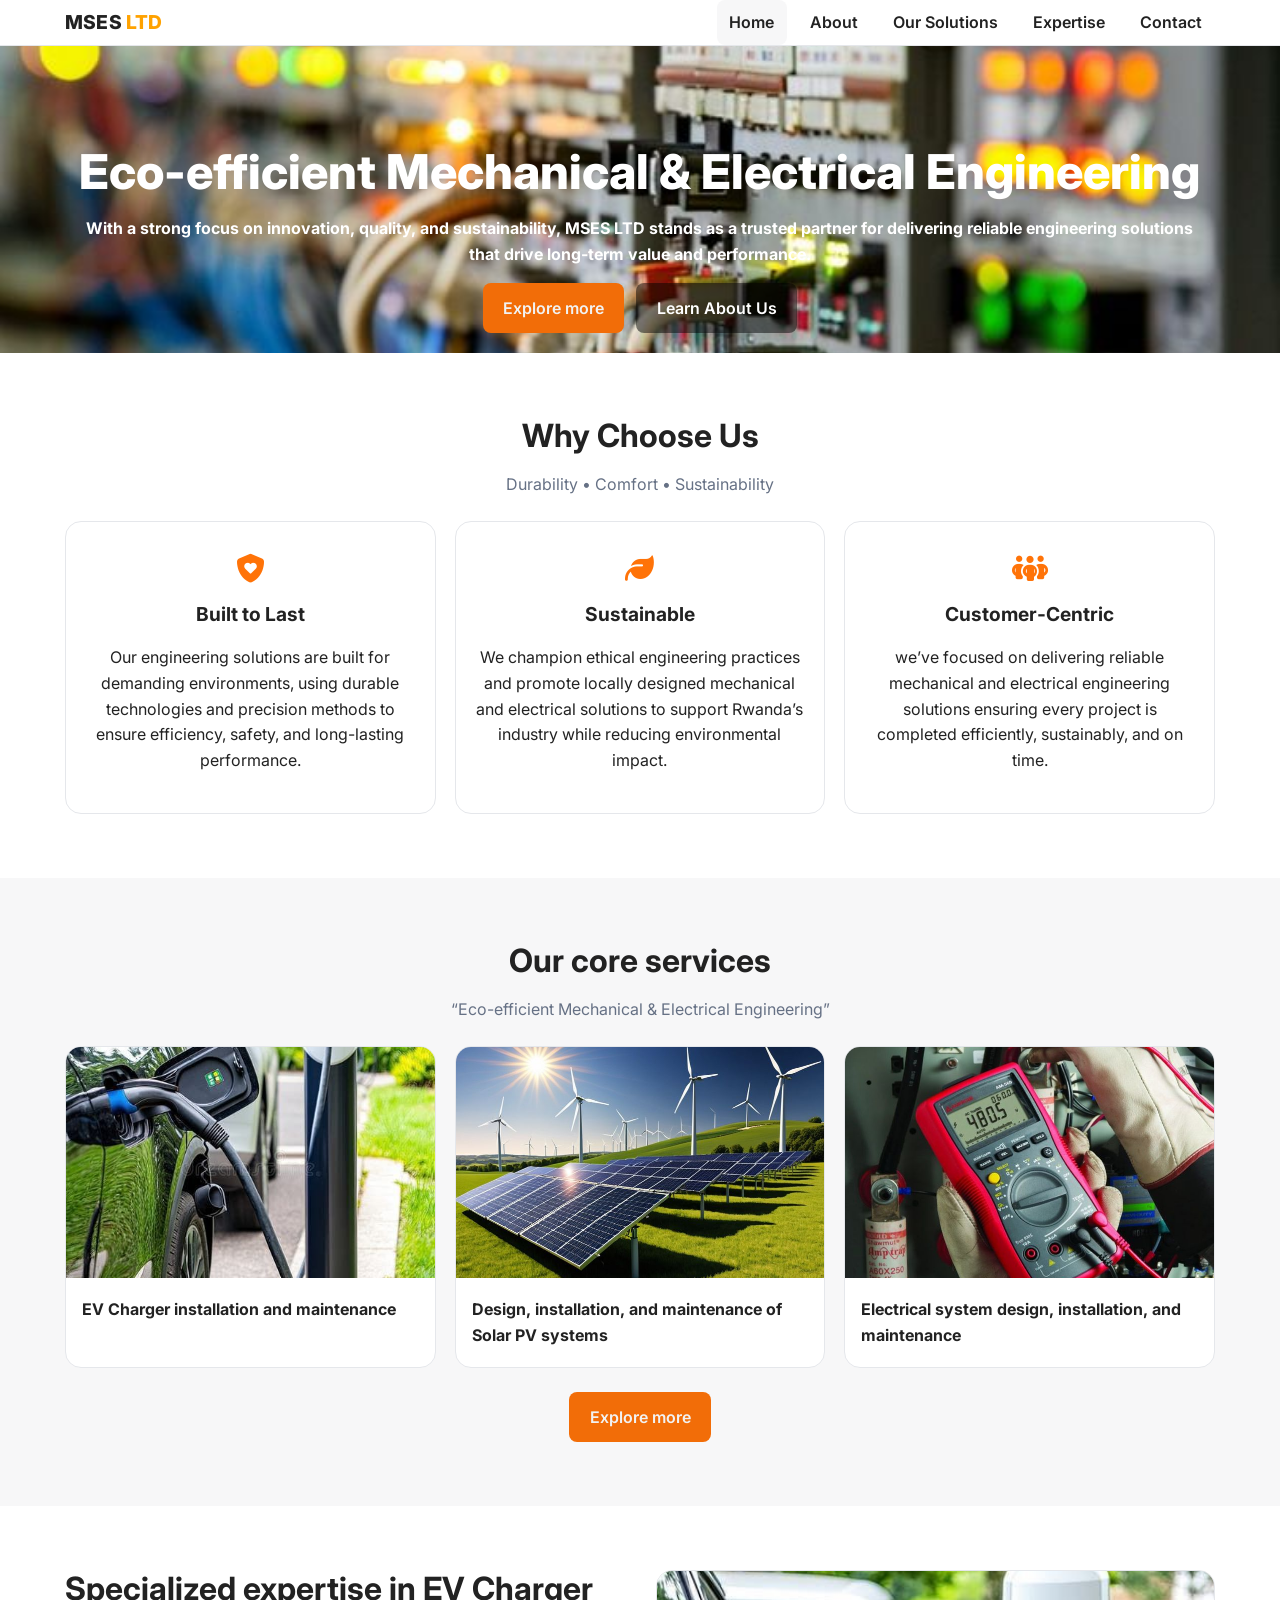
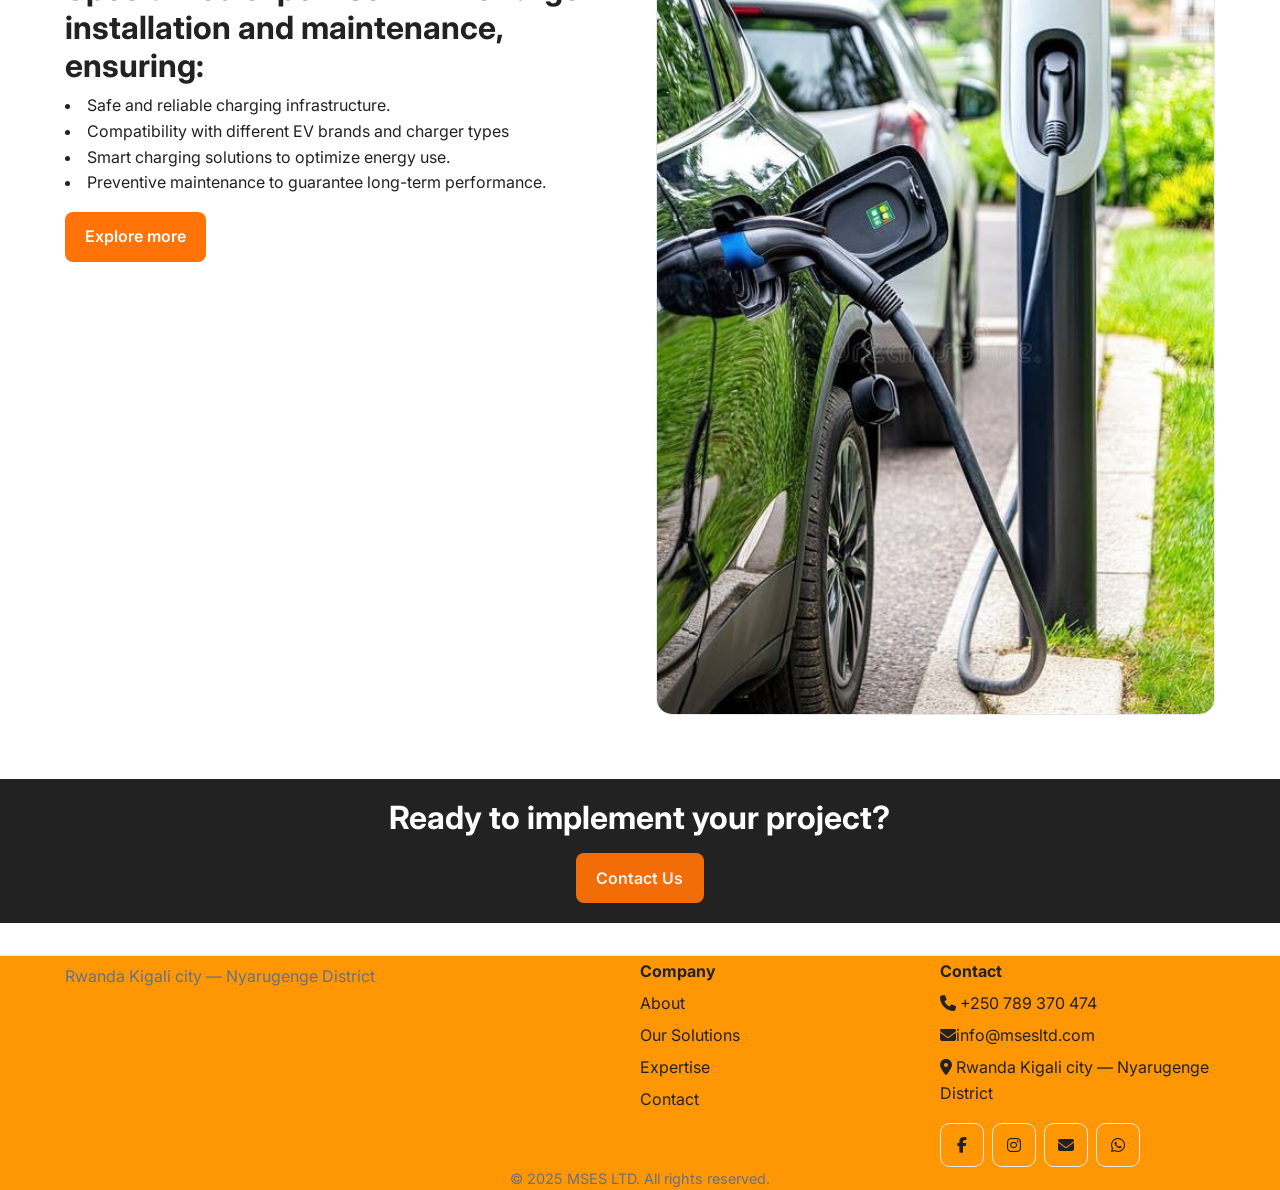
<file: index.html>
<!DOCTYPE html>
<html lang="en">
<head>
  <meta charset="UTF-8" />
  <meta name="viewport" content="width=device-width, initial-scale=1.0" />
  <title>MSES LTD— Home</title>
  <link rel="icon" type="image/x-icon" href="./assets/MSES LOGO.jpg">
  <link rel="preconnect" href="https://fonts.googleapis.com">
  <link rel="preconnect" href="https://fonts.gstatic.com" crossorigin>
  <link href="https://fonts.googleapis.com/css2?family=Inter:wght@400;500;600;700;800&display=swap" rel="stylesheet">
  <link rel="stylesheet" href="https://cdnjs.cloudflare.com/ajax/libs/font-awesome/6.5.2/css/all.min.css" />
  <link rel="stylesheet" href="style.css" />
</head>
<style>
  :root {
      --bg: #ffffff;
      --text: #222222;
      --muted: #667185;
      --primary: hwb(26 3% 0%);
      --surface: #f7f7f8;
      --border: #e5e7eb;
    }

    * {
      box-sizing: border-box;
    }

    html, body {
      margin: 0;
      padding: 0;
      font-size: 16px;
    }

    body {
      font-family: "Inter", system-ui, -apple-system, Segoe UI, Roboto, Arial, sans-serif;
      color: var(--text);
      background: var(--bg);
      line-height: 1.6;
      overflow-x: hidden;
    }

    img {
      max-width: 100%;
      height: auto;
      display: block;
    }

    a {
      color: inherit;
      text-decoration: none;
    }

    /* Utilities */
    .container {
      width: min(1150px, 92%);
      margin-inline: auto;
      padding: 0 1rem;
    }

    .center {
      text-align: center;
    }

    .small {
      font-size: 0.9rem;
    }

    .muted {
      color: var(--muted);
    }

    .mt-8 { margin-top: 0.5rem; }
    .mt-12 { margin-top: 0.75rem; }
    .mt-16 { margin-top: 1rem; }
    .mt-24 { margin-top: 1.5rem; }
    .mt-32 { margin-top: 2rem; }
    .py-16 { padding-block: 1rem; }

    .h2 {
      font-size: clamp(1.6rem, 2.5vw, 2.2rem);
      line-height: 1.2;
      margin: 0 0 0.5rem;
    }

    .h3 {
      font-size: clamp(1.3rem, 2vw, 1.8rem);
      line-height: 1.3;
      margin: 0 0 0.5rem;
    }

    .h4 {
      font-size: clamp(1.1rem, 1.5vw, 1.4rem);
      margin: 0.2rem 0;
    }

    .h5 {
      font-size: 1rem;
      margin: 0.2rem 0;
    }

    .btn {
      display: inline-block;
      border-radius: 0.5rem;
      padding: 0.9rem 1.2rem;
      font-weight: 600;
      transition: 0.2s;
      border: 1px solid transparent;
      text-align: center;
      min-width: 44px;
      min-height: 44px;
      line-height: 1.2;
    }

    .btn--primary {
      background: var(--primary);
      color: #fff;
      filter: brightness(.95);
    }

    .btn--primary:hover {
      filter: brightness(0.92);
    }

    .btn--ghost {
      background: rgba(0, 0, 0, 0.485);
    }

    .btn--ghost:hover {
      border-color: transparent;
      background-color: #111111;
    }

    /* Header */
    .site-header {
      position: sticky;
      top: 0;
      z-index: 50;
      background: #fff;
      border-bottom: 1px solid var(--border);
    }

    .nav {
      position: relative;
      display: flex;
      align-items: center;
      justify-content: space-between;
      gap: 1rem;
      padding-block: 0.65rem;
      flex-wrap: wrap;
    }

    .brand {
      display: flex;
      align-items: center;
      gap: 0.6rem;
    }

    .logo {
      height: 70px;
      width: auto;
    }

    .logo--sm {
      height: 200px;
    }

    .brand-text {
      font-weight: 800;
      letter-spacing: 0.2px;
      font-size: clamp(1rem, 3vw, 1.2rem);
    }

    /* Hamburger menu styles */
    .hamburger {
      display: none;
      flex-direction: column;
      justify-content: space-between;
      width: 30px;
      height: 21px;
      background: none;
      border: none;
      cursor: pointer;
      padding: 0;
      z-index: 100;
    }

    .hamburger span {
      display: block;
      height: 3px;
      width: 100%;
      background: #000;
      border-radius: 3px;
      transition: all 0.3s ease;
    }

    .hamburger.active span:nth-child(1) {
      transform: translateY(9px) rotate(45deg);
    }

    .hamburger.active span:nth-child(2) {
      opacity: 0;
    }

    .hamburger.active span:nth-child(3) {
      transform: translateY(-9px) rotate(-45deg);
    }

    .nav-links {
      display: flex;
      flex-wrap: wrap;
      list-style: none;
      margin: 0;
      padding: 0;
      gap: 0.4rem;
      transition: all 0.3s ease;
    }

    .nav-links a {
      padding: 0.6rem 0.8rem;
      border-radius: 0.5rem;
      font-weight: 600;
      min-height: 44px;
      display: flex;
      align-items: center;
    }

    .nav-links a.active, 
    .nav-links a:hover {
      background: var(--surface);
    }

    /* Mobile styles */
    @media screen and (max-width: 768px) {
      .hamburger {
        display: flex;
      }

      .nav-links {
        position: fixed;
        top: 70px;
        left: 0;
        width: 100%;
        background: white;
        flex-direction: column;
        padding: 20px;
        gap: 15px;
        box-shadow: 0 5px 15px rgba(0,0,0,0.1);
        transform: translateY(-100%);
        opacity: 0;
        visibility: hidden;
      }

      .nav-links.active {
        transform: translateY(0);
        opacity: 1;
        visibility: visible;
      }
    }

    /* Hero */
    .hero {
      position: relative;
      isolation: isolate;
    }

    .hero__bg {
      position: absolute;
      inset: 0;
      background: linear-gradient(to bottom, rgba(0,0,0,0.45), rgba(0,0,0,0.35)), var(--hero-img) center/cover no-repeat;
      z-index: -1;
    }

    .hero__content {
      padding-block: clamp(3rem, 10vw, 8rem);
      text-align: center;
      color: #fff;
    }

    .hero h1 {
      font-size: clamp(1.8rem, 4vw, 3rem);
      margin: 0 0 0.6rem;
      font-weight: 800;
      line-height: 1.2;
    }

    .hero__cta {
      display: flex;
      gap: 0.75rem;
      justify-content: center;
      flex-wrap: wrap;
    }

    /* Sections */
    .section {
      padding-block: clamp(2rem, 5vw, 4rem);
    }

    .section--alt {
      background: var(--surface);
    }

    .section__header {
      margin-bottom: 1.5rem;
      text-align: center;
    }

    /* Layouts */
    .grid {
      display: grid;
      gap: 1.2rem;
    }

    .grid--3 {
      grid-template-columns: 1fr;
    }

    .split {
      display: grid;
      grid-template-columns: 1fr;
      gap: 2rem;
    }

    .v-center {
      align-items: center;
    }

    /* Cards */
    .card {
      border: 1px solid var(--border);
      background: #fff;
      border-radius: 1rem;
      overflow: hidden;
      padding: 1.2rem;
    }

    .card--image {
      padding: 0;
    }

    .card--image iframe,
    .card--image img {
      aspect-ratio: 16/10;
      object-fit: cover;
      width: 100%;
    }

    .card__body {
      padding: 1rem;
    }

    .cards--lift .card {
      transition: transform 0.2s, box-shadow 0.2s;
    }

    .cards--lift .card:hover {
      transform: translateY(-4px);
      box-shadow: 0 10px 30px rgba(0,0,0,0.06);
    }

    .tall iframe,
    .tall img {
      aspect-ratio: 3/4;
    }

    .feature {
      text-align: center;
      padding: 1.5rem 1rem;
    }

    .feature__icon {
      font-size: 1.8rem;
      color: var(--primary);
      margin-bottom: 0.4rem;
    }

    /* Page hero */
    .page-hero {
      padding-block: 2rem;
      border-bottom: 1px solid var(--border);
      background: var(--surface);
    }

    .page-hero h1 {
      margin: 0;
    }

    /* Footer */
    .site-footer {
      border-top: 1px solid var(--border);
      background: hsl(35, 100%, 51%);
      margin-top: 2rem;
    }

    .footer__grid {
      display: grid;
      grid-template-columns: 1fr;
      gap: 1.6rem;
      padding-block: 1.6rem;
    }

    .footer-links {
      list-style: none;
      margin: 0;
      padding: 0;
    }

    .footer-links li {
      margin: 0.4rem 0;
    }

    .social {
      display: flex;
      gap: 0.5rem;
      margin-top: 1rem;
    }

    .social a {
      display: inline-flex;
      align-items: center;
      justify-content: center;
      height: 44px;
      width: 44px;
      border: 1px solid var(--border);
      border-radius: 0.6rem;
    }

    /* Responsive Breakpoints */
    @media (min-width: 640px) {
      .footer__grid {
        grid-template-columns: 1fr 1fr;
      }
      
      .hero__cta {
        flex-wrap: nowrap;
      }
    }

    @media (min-width: 769px) {
      .grid--3 {
        grid-template-columns: repeat(2, minmax(0, 1fr));
      }
      
      .split {
        grid-template-columns: 1fr 1fr;
      }
      
      .footer__grid {
        grid-template-columns: 2fr 1fr 1fr;
      }
      
      .nav-links {
        gap: 0.6rem;
      }
    }

    @media (min-width: 1024px) {
      .grid--3 {
        grid-template-columns: repeat(3, minmax(0, 1fr));
      }
      
      .container {
        padding: 0;
      }
    }



    #backToTop {
  position: fixed;
  bottom: 20px;
  right: 20px;
  width: 50px;
  height: 50px;
  border-radius: 50%;
  background-color: orange;
  color: white;
  font-size: 22px;
  font-weight: bold;
  border: none;
  cursor: pointer;
  display: none; /* hidden by default */
  align-items: center;
  justify-content: center;
  box-shadow: 0 4px 10px rgba(0, 0, 0, 0.3);
  transition: opacity 0.3s;
}

#backToTop:hover {
  background-color: #ff8800; /* darker orange */
}






  




/* Popup overlay */
.holiday-popup {
    position: fixed;
    inset: 0;
    background: rgba(0, 0, 0, 0.5);
    display: none;
    justify-content: center;
    align-items: center;
    z-index: 999999;
}

/* Popup card */
.holiday-box {
    background: linear-gradient(135deg, #ff3b3b, #ffb300);
    padding: 30px 25px;
    max-width: 420px;
    width: 90%;
    border-radius: 20px;
    text-align: center;
    color: white;
    font-family: "Poppins", sans-serif;
    animation: slideDown 0.6s ease forwards;
    box-shadow: 0 8px 20px rgba(0,0,0,0.25);
}

/* Close button */
.holiday-close {
    float: right;
    font-size: 28px;
    cursor: pointer;
    font-weight: bold;
    margin-top: -10px;
    color: white;
}

/* Animation */
@keyframes slideDown {
    0% { transform: translateY(-60px); opacity: 0; }
    100% { transform: translateY(0); opacity: 1; }
}

</style>

<body>




  <!-- Header / Global Nav -->
  <header class="site-header" style="
    padding: px 20px;
  ">
    <div class="container nav">
      <a class="brand" href="index.html" aria-label="Techno SMS Enterprise Home">
         <span class="brand-text">MSES<span style="color: #ffa200;"> LTD
      </a>
       <button class="hamburger" aria-label="Toggle menu" style="font-weight: bolder;">
        <span></span>
        <span></span>
        <span></span>
      </button>

      <ul class="nav-links">
        <li><a class="active" href="index.html">Home</a></li>
        <li><a href="about.html">About</a></li>
        <li><a href="products.html">Our Solutions</a></li>
        <!--<li><a href="project.html">Projects</a></li>-->
        <li><a href="training.html">Expertise</a></li>
        <li><a href="contact.html">Contact</a></li>
        <!-- <li><a href="developers.html">Our Developers</a></li> -->
      </ul>
    </div>
  </header>

  <!-- Hero -->
  <section class="hero hero--cover" role="banner" style="padding: 20px 30px; font-weight: bolder; position: relative; background-size: cover; background-position: center;">
  <div class="hero__bg" id="heroBackground" style="background-image: url('./assets/back.jpeg'); position: absolute; top: 0; left: 0; width: 100%; height: 100%; background-size: cover; background-position: center; transition: background-image 1s ease-in-out;"></div>
  
  <div class="container hero__content" style="position: relative; z-index: 2; color: white; text-align: center;">
    <br><br><br>
    <h1>Eco-efficient Mechanical & Electrical Engineering</h1>
    <p>With a strong focus on innovation, quality, and sustainability, MSES LTD stands as a trusted partner for delivering reliable engineering solutions that drive long-term value and performance.</p>
    <div class="hero__cta">
      <a class="btn btn--primary" href="products.html">Explore more</a>
      <a class="btn btn--ghost" href="about.html">Learn About Us</a>
    </div>
  </div>

  <button id="backToTop" title="Back to top">↑</button>

</section>

  <!-- Highlights (3-up) -->
  <section class="section">
    <div class="container">
      <header class="section__header">
        <h2 class="h2">Why Choose Us</h2>
        <p class="muted">Durability • Comfort • Sustainability</p>
      </header>
      <div class="grid grid--3">
        <article class="card feature">
          <div class="feature__icon"><i class="fa-solid fa-shield-heart"></i></div>
          <h3 class="h4">Built to Last</h3>
          <p>Our engineering solutions are built for demanding environments, using durable technologies and precision methods to ensure efficiency, safety, and long-lasting performance.</p>
        </article>
        <article class="card feature">
          <div class="feature__icon"><i class="fa-solid fa-leaf"></i></div>
          <h3 class="h4">Sustainable</h3>
          <p>We champion ethical engineering practices and promote locally designed mechanical and electrical solutions to support Rwanda’s industry while reducing environmental impact.</p>
        </article>
        <article class="card feature">
          <div class="feature__icon"><i class="fa-solid fa-people-group"></i></div>
          <h3 class="h4">Customer‑Centric</h3>
          <p>we’ve focused on delivering reliable mechanical and electrical engineering solutions ensuring every project is completed efficiently, sustainably, and on time.</p>
        </article>
      </div>
    </div>
  </section>

  <!-- Popular Categories Preview -->
  <section class="section section--alt">
    <div class="container">
      <header class="section__header">
        <h2 class="h2">Our core  services</h2>
        <p class="muted">“Eco-efficient Mechanical & Electrical Engineering”</p>
      </header>
      <div class="grid grid--3 cards--lift">
        <a class="card card--image" href="products.html#construction">
          <img src="./assets/c.jpeg" alt="Construction uniforms"
          style="
          
          "/>
          <div class="card__body">
            <h3 class="h5">EV Charger installation and maintenance</h3>
          </div>
        </a>
        <a class="card card--image" href="products.html#school">
          <img src="./assets/solar.jpeg" alt="School uniforms"
          style="padding: auto;"/>
          <div class="card__body">
            <h3 class="h5">Design, installation, and maintenance of Solar PV systems</h3>
          </div>
        </a>
        <a class="card card--image" href="products.html#hotel">
          <img src="./assets/electrical.jpeg" alt="Hotel uniforms"/>
          <div class="card__body">
            <h3 class="h5">Electrical system design, installation, and maintenance</h3>
          </div>
        </a>
      </div>
      <div class="center mt-24">
        <a class="btn btn--primary" href="products.html">Explore more</a>
      </div>
    </div>
  </section>

  <!-- Training Preview -->
  <section class="section">
    <div class="container">
      <div class="split">
        <div>
          <h2 class="h2">Specialized expertise in EV Charger installation and maintenance, ensuring:</h2>
            <li>Safe and reliable charging infrastructure.</li>
            <li>Compatibility with different EV brands and charger types</li>
            <li>Smart charging solutions to optimize energy use.</li>
            <li>Preventive maintenance to guarantee long-term performance.</li>
          </ul>
          <a class="btn btn--ghost mt-16" href="training.html" style="
          background-color: var(--primary);
          color: white;
          btn btn--ghost mt-16:hover{
            filter: brightness(.5);
            
          }
          ">Explore more</a>
        </div>
        <div>
          <div class="card card--image tall">
            <img src="./assets/c.jpeg" alt="Sewing training"/>
          </div>
        </div>
      </div>
    </div>
  </section>

  <!-- CTA -->
  <section class="cta" style="
  padding: 20px 30px;
  ">
    <div class="container cta__inner">
      <h2 class="h2">Ready to implement your project?</h2>
      <a class="btn btn--primary" href="contact.html">Contact Us</a>
    </div>
  </section>


  <!-- <div id="holidayPopup" class="holiday-popup">
    <div class="holiday-box">
        <span class="holiday-close" id="holidayClose">&times;</span>

        <h2>🌟 Merry Christmas!</h2>
        <p>May your holidays be filled with joy, peace, and blessings.</p>
        <h3>🎉 Happy New Year 2026 🎉</h3>
    </div>
</div> -->

  <!-- Footer -->
  <footer class="site-footer">
    <div class="container footer__grid">
      <div>
        <p class="muted mt-8">Rwanda Kigali city — Nyarugenge District</p>
      </div>
      <div>
        <h4 class="h5">Company</h4>
        <ul class="footer-links">
          <li><a href="about.html">About</a></li>
          <li><a href="products.html">Our Solutions</a></li>
          <!--<li><a href="project.html">Projects</a></li>-->
          <li><a href="training.html">Expertise</a></li>
          <li><a href="contact.html">Contact</a></li>
        </ul>
      </div>
      <div>
        <h4 class="h5">Contact</h4>
        <ul class="footer-links">
          <li><i class="fa-solid fa-phone"></i> +250 789 370 474</li>
          <li><i class="fa-solid fa-envelope"></i>info@msesltd.com</li>
          <li><i class="fa-solid fa-location-dot"></i> Rwanda Kigali city — Nyarugenge District</li>
        </ul>
        <div class="social">
  <a aria-label="Facebook" href="https://web.facebook.com/profile.php?id=61575359638046" target="_blank"><i class="fa-brands fa-facebook-f"></i></a>
  <a aria-label="Instagram" href="https://www.instagram.com/mses_ltd/" target="_blank"><i class="fa-brands fa-instagram"></i></a>

  <a aria-label="Email" href="#"><i class="fa-solid fa-envelope" target="-blank"></i></a>
  <a aria-label="WhatsApp" href="https://wa.me/250789370474" target="_blank"><i class="fa-brands fa-whatsapp"></i></a>
</div>
      </div>
    </div>
    <div class="container small muted center py-16">© 2025 MSES LTD. All rights reserved.</div>
  </footer>
  <script src="/script.js"></script>
  <script>
   
  const hamburger = document.querySelector('.hamburger');
  const navLinks = document.querySelector('.nav-links');

  hamburger.addEventListener('click', () => {
    hamburger.classList.toggle('active');
    navLinks.classList.toggle('active');
  });

  document.addEventListener('click', (e) => {
    if (!e.target.closest('.nav') && navLinks.classList.contains('active')) {
      hamburger.classList.remove('active');
      navLinks.classList.remove('active');
    }
  });

  // Close menu when clicking on a link
  document.querySelectorAll('.nav-links a').forEach(link => {
    link.addEventListener('click', () => {
      hamburger.classList.remove('active');
      navLinks.classList.remove('active');
    });
  });


  </script>
  <script>
  // Array of background images
  const images = [
    "./assets/back.jpeg",
    "./assets/electrical6.jpeg",
    "./assets/electrical7.jpeg"
  ];

  let currentIndex = 0;
  const heroBg = document.getElementById("heroBackground");

  // Function to change background every 5s
  setInterval(() => {
    currentIndex = (currentIndex + 1) % images.length;
    heroBg.style.backgroundImage = `url('${images[currentIndex]}')`;
  }, 5000);




  const backToTopBtn = document.getElementById("backToTop");

window.addEventListener("scroll", () => {
  if (window.scrollY > 200) {
    backToTopBtn.style.display = "flex";
  } else {
    backToTopBtn.style.display = "none";
  }
});

backToTopBtn.addEventListener("click", () => {
  window.scrollTo({
    top: 0,
    behavior: "smooth"
  });
});




window.addEventListener("load", () => {
    const popup = document.getElementById("holidayPopup");
    const close = document.getElementById("holidayClose");

    // Show popup after 1.2 seconds
    setTimeout(() => {
        popup.style.display = "flex";
    }, 1200);

    // Close button
    close.addEventListener("click", () => {
        popup.style.display = "none";
    });

    // Close when clicking outside the box
    window.addEventListener("click", (e) => {
        if (e.target === popup) popup.style.display = "none";
    });
});

</script>
</body>
</html>
</file>
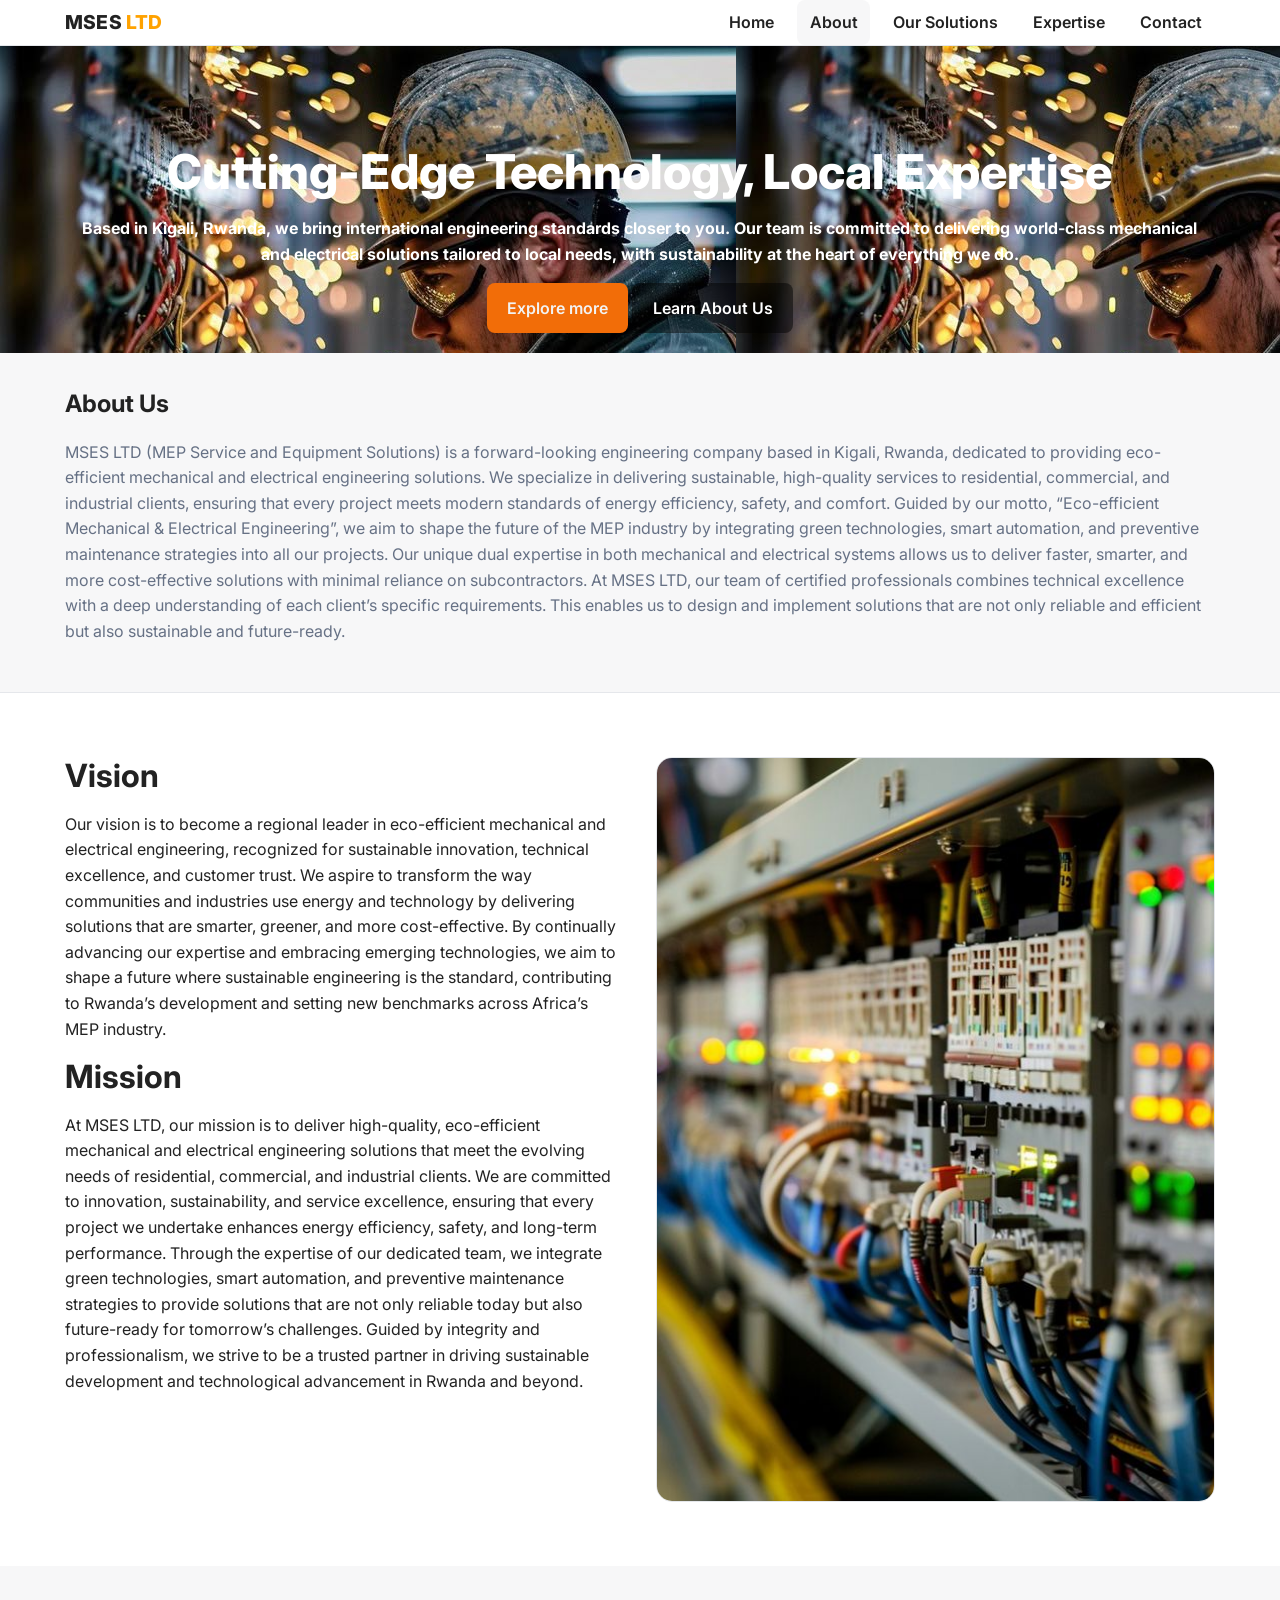
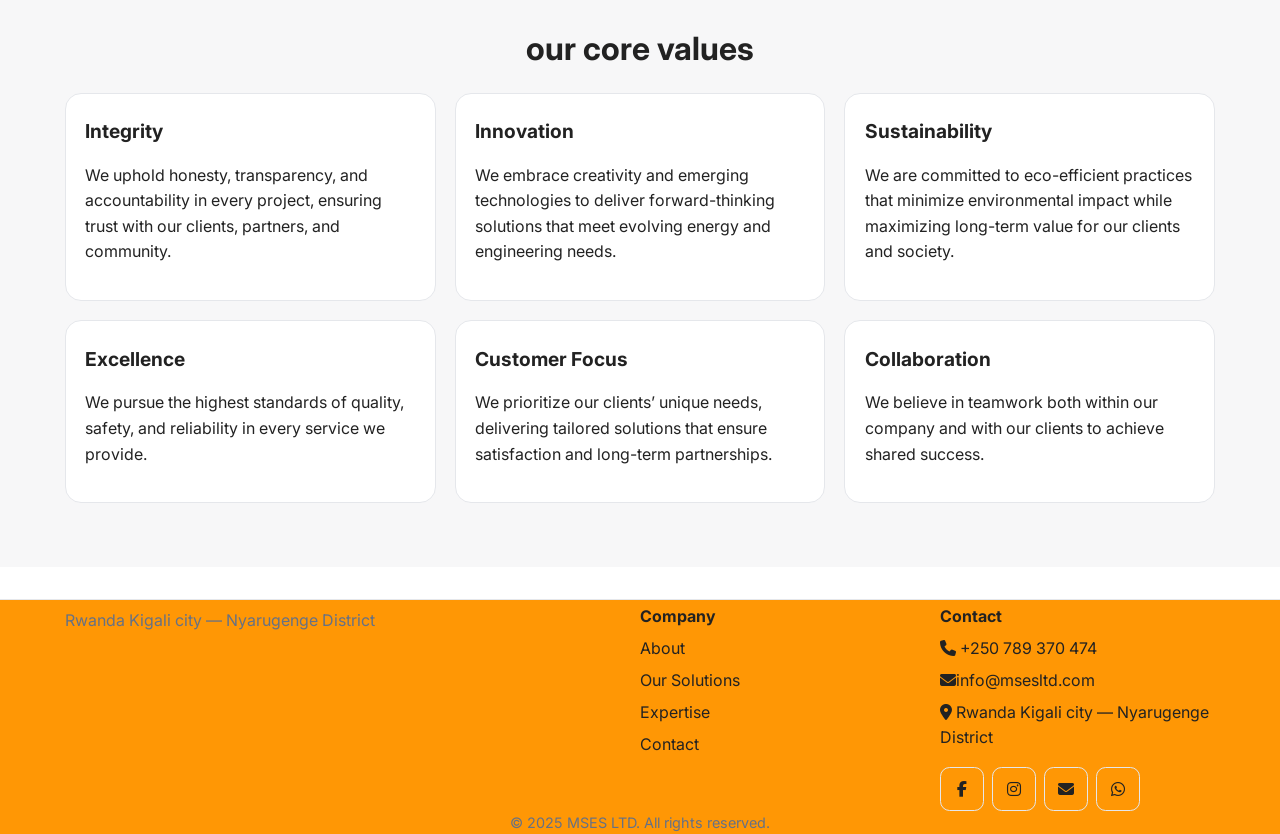
<file: about.html>
<!DOCTYPE html>
<html lang="en">
<head>
<meta charset="UTF-8" />
  <meta name="viewport" content="width=device-width, initial-scale=1.0" />
  <title>MSES LTD — Home</title>
  <link rel="icon" type="image/x-icon" href="./assets/MSES LOGO.jpg">
  <link rel="icon" type="image/x-icon" href="./assets/MSES LOGO.jpg">
  <link rel="preconnect" href="https://fonts.googleapis.com">
  <link rel="preconnect" href="https://fonts.gstatic.com" crossorigin>
  <link href="https://fonts.googleapis.com/css2?family=Inter:wght@400;500;600;700;800&display=swap" rel="stylesheet">
  <link rel="stylesheet" href="https://cdnjs.cloudflare.com/ajax/libs/font-awesome/6.5.2/css/all.min.css" />
  <link rel="stylesheet" href="style.css" />
</head>
<style>
  :root {
      --bg: #ffffff;
      --text: #222222;
      --muted: #667185;
      --primary: hwb(26 3% 0%);
      --surface: #f7f7f8;
      --border: #e5e7eb;
    }

    * {
      box-sizing: border-box;
    }

    html, body {
      margin: 0;
      padding: 0;
      font-size: 16px;
    }

    body {
      font-family: "Inter", system-ui, -apple-system, Segoe UI, Roboto, Arial, sans-serif;
      color: var(--text);
      background: var(--bg);
      line-height: 1.6;
      overflow-x: hidden;
    }

    img {
      max-width: 100%;
      height: auto;
      display: block;
    }

    a {
      color: inherit;
      text-decoration: none;
    }

    /* Utilities */
    .container {
      width: min(1150px, 92%);
      margin-inline: auto;
      padding: 0 1rem;
    }

    .center {
      text-align: center;
    }

    .small {
      font-size: 0.9rem;
    }

    .muted {
      color: var(--muted);
    }

    .mt-8 { margin-top: 0.5rem; }
    .mt-12 { margin-top: 0.75rem; }
    .mt-16 { margin-top: 1rem; }
    .mt-24 { margin-top: 1.5rem; }
    .mt-32 { margin-top: 2rem; }
    .py-16 { padding-block: 1rem; }

    .h2 {
      font-size: clamp(1.6rem, 2.5vw, 2.2rem);
      line-height: 1.2;
      margin: 0 0 0.5rem;
    }

    .h3 {
      font-size: clamp(1.3rem, 2vw, 1.8rem);
      line-height: 1.3;
      margin: 0 0 0.5rem;
    }

    .h4 {
      font-size: clamp(1.1rem, 1.5vw, 1.4rem);
      margin: 0.2rem 0;
    }

    .h5 {
      font-size: 1rem;
      margin: 0.2rem 0;
    }

    .btn {
      display: inline-block;
      border-radius: 0.5rem;
      padding: 0.9rem 1.2rem;
      font-weight: 600;
      transition: 0.2s;
      border: 1px solid transparent;
      text-align: center;
      min-width: 44px;
      min-height: 44px;
      line-height: 1.2;
    }

    .btn--primary {
      background: var(--primary);
      color: #fff;
      filter: brightness(.95);
    }

    .btn--primary:hover {
      filter: brightness(0.92);
    }

    .btn--ghost {
      background: rgba(0, 0, 0, 0.485);
    }

    .btn--ghost:hover {
      border-color: transparent;
      background-color: #111111;
    }

    /* Header */
    .site-header {
      position: sticky;
      top: 0;
      z-index: 50;
      background: #fff;
      border-bottom: 1px solid var(--border);
    }

    .nav {
      position: relative;
      display: flex;
      align-items: center;
      justify-content: space-between;
      gap: 1rem;
      padding-block: 0.65rem;
      flex-wrap: wrap;
    }

    .brand {
      display: flex;
      align-items: center;
      gap: 0.6rem;
    }

    .logo {
      height: 70px;
      width: auto;
    }

    .logo--sm {
      height: 32px;
    }

    .brand-text {
      font-weight: 800;
      letter-spacing: 0.2px;
      font-size: clamp(1rem, 3vw, 1.2rem);
    }

    /* Hamburger menu styles */
    .hamburger {
      display: none;
      flex-direction: column;
      justify-content: space-between;
      width: 30px;
      height: 21px;
      background: none;
      border: none;
      cursor: pointer;
      padding: 0;
      z-index: 100;
    }

    .hamburger span {
      display: block;
      height: 3px;
      width: 100%;
      background: #000;
      border-radius: 3px;
      transition: all 0.3s ease;
    }

    .hamburger.active span:nth-child(1) {
      transform: translateY(9px) rotate(45deg);
    }

    .hamburger.active span:nth-child(2) {
      opacity: 0;
    }

    .hamburger.active span:nth-child(3) {
      transform: translateY(-9px) rotate(-45deg);
    }

    .nav-links {
      display: flex;
      flex-wrap: wrap;
      list-style: none;
      margin: 0;
      padding: 0;
      gap: 0.4rem;
      transition: all 0.3s ease;
    }

    .nav-links a {
      padding: 0.6rem 0.8rem;
      border-radius: 0.5rem;
      font-weight: 600;
      min-height: 44px;
      display: flex;
      align-items: center;
    }

    .nav-links a.active, 
    .nav-links a:hover {
      background: var(--surface);
    }

    /* Mobile styles */
    @media screen and (max-width: 768px) {
      .hamburger {
        display: flex;
      }

      .nav-links {
        position: fixed;
        top: 70px;
        left: 0;
        width: 100%;
        background: white;
        flex-direction: column;
        padding: 20px;
        gap: 15px;
        box-shadow: 0 5px 15px rgba(0,0,0,0.1);
        transform: translateY(-100%);
        opacity: 0;
        visibility: hidden;
      }

      .nav-links.active {
        transform: translateY(0);
        opacity: 1;
        visibility: visible;
      }
    }

    /* Hero */
    .hero {
      position: relative;
      isolation: isolate;
    }

    .hero__bg {
      position: absolute;
      inset: 0;
      background: linear-gradient(to bottom, rgba(0,0,0,0.45), rgba(0,0,0,0.35)), var(--hero-img) center/cover no-repeat;
      z-index: -1;
    }

    .hero__content {
      padding-block: clamp(3rem, 10vw, 8rem);
      text-align: center;
      color: #fff;
    }

    .hero h1 {
      font-size: clamp(1.8rem, 4vw, 3rem);
      margin: 0 0 0.6rem;
      font-weight: 800;
      line-height: 1.2;
    }

    .hero__cta {
      display: flex;
      gap: 0.75rem;
      justify-content: center;
      flex-wrap: wrap;
    }

    /* Sections */
    .section {
      padding-block: clamp(2rem, 5vw, 4rem);
    }

    .section--alt {
      background: var(--surface);
    }

    .section__header {
      margin-bottom: 1.5rem;
      text-align: center;
    }

    /* Layouts */
    .grid {
      display: grid;
      gap: 1.2rem;
    }

    .grid--3 {
      grid-template-columns: 1fr;
    }

    .split {
      display: grid;
      grid-template-columns: 1fr;
      gap: 2rem;
    }

    .v-center {
      align-items: center;
    }

    /* Cards */
    .card {
      border: 1px solid var(--border);
      background: #fff;
      border-radius: 1rem;
      overflow: hidden;
      padding: 1.2rem;
    }

    .card--image {
      padding: 0;
    }

    .card--image iframe,
    .card--image img {
      aspect-ratio: 16/10;
      object-fit: cover;
      width: 100%;
    }

    .card__body {
      padding: 1rem;
    }

    .cards--lift .card {
      transition: transform 0.2s, box-shadow 0.2s;
    }

    .cards--lift .card:hover {
      transform: translateY(-4px);
      box-shadow: 0 10px 30px rgba(0,0,0,0.06);
    }

    .tall iframe,
    .tall img {
      aspect-ratio: 3/4;
    }

    .feature {
      text-align: center;
      padding: 1.5rem 1rem;
    }

    .feature__icon {
      font-size: 1.8rem;
      color: var(--primary);
      margin-bottom: 0.4rem;
    }

    /* Page hero */
    .page-hero {
      padding-block: 2rem;
      border-bottom: 1px solid var(--border);
      background: var(--surface);
    }

    .page-hero h1 {
      margin: 0;
    }

    /* Footer */
    .site-footer {
      border-top: 1px solid var(--border);
      background: hsl(35, 100%, 51%);
      margin-top: 2rem;
    }

    .footer__grid {
      display: grid;
      grid-template-columns: 1fr;
      gap: 1.6rem;
      padding-block: 1.6rem;
    }

    .footer-links {
      list-style: none;
      margin: 0;
      padding: 0;
    }

    .footer-links li {
      margin: 0.4rem 0;
    }

    .social {
      display: flex;
      gap: 0.5rem;
      margin-top: 1rem;
    }

    .social a {
      display: inline-flex;
      align-items: center;
      justify-content: center;
      height: 44px;
      width: 44px;
      border: 1px solid var(--border);
      border-radius: 0.6rem;
    }

    /* Responsive Breakpoints */
    @media (min-width: 640px) {
      .footer__grid {
        grid-template-columns: 1fr 1fr;
      }
      
      .hero__cta {
        flex-wrap: nowrap;
      }
    }

    @media (min-width: 769px) {
      .grid--3 {
        grid-template-columns: repeat(2, minmax(0, 1fr));
      }
      
      .split {
        grid-template-columns: 1fr 1fr;
      }
      
      .footer__grid {
        grid-template-columns: 2fr 1fr 1fr;
      }
      
      .nav-links {
        gap: 0.6rem;
      }
    }

    @media (min-width: 1024px) {
      .grid--3 {
        grid-template-columns: repeat(3, minmax(0, 1fr));
      }
      
      .container {
        padding: 0;
      }
    }



    #backToTop {
  position: fixed;
  bottom: 20px;
  right: 20px;
  width: 50px;
  height: 50px;
  border-radius: 50%;
  background-color: orange;
  color: white;
  font-size: 22px;
  font-weight: bold;
  border: none;
  cursor: pointer;
  display: none; /* hidden by default */
  align-items: center;
  justify-content: center;
  box-shadow: 0 4px 10px rgba(0, 0, 0, 0.3);
  transition: opacity 0.3s;
}

#backToTop:hover {
  background-color: #ff8800; /* darker orange */
}



/* Popup overlay */
.holiday-popup {
    position: fixed;
    inset: 0;
    background: rgba(0, 0, 0, 0.5);
    display: none;
    justify-content: center;
    align-items: center;
    z-index: 999999;
}

/* Popup card */
.holiday-box {
    background: linear-gradient(135deg, #ff3b3b, #ffb300);
    padding: 30px 25px;
    max-width: 420px;
    width: 90%;
    border-radius: 20px;
    text-align: center;
    color: white;
    font-family: "Poppins", sans-serif;
    animation: slideDown 0.6s ease forwards;
    box-shadow: 0 8px 20px rgba(0,0,0,0.25);
}

/* Close button */
.holiday-close {
    float: right;
    font-size: 28px;
    cursor: pointer;
    font-weight: bold;
    margin-top: -10px;
    color: white;
}

/* Animation */
@keyframes slideDown {
    0% { transform: translateY(-60px); opacity: 0; }
    100% { transform: translateY(0); opacity: 1; }
}



   
</style>
<body>
  <header class="site-header">
    <div class="container nav" >
      <a class="brand" href="index.html">
        <span class="brand-text">MSES <span style="color: #ffa200;">LTD
      </a>
       <button class="hamburger" aria-label="Toggle menu" style="font-weight: bolder;">
        <span></span>
        <span></span>
        <span></span>
      </button>
      <ul class="nav-links">
        <li><a href="index.html">Home</a></li>
        <li><a class="active" href="about.html">About</a></li>
        <li><a href="products.html">Our Solutions</a></li>
        <!--<li><a href="project.html">Projects</a></li>-->
        <li><a href="training.html">Expertise</a></li>
        <li><a href="contact.html">Contact</a></li>
        <!-- <li><a href="developers.html">Our Developers</a></li> -->
      </ul>
    </div>
  </header>
  
  <!-- <div id="holidayPopup" class="holiday-popup">
    <div class="holiday-box">
        <span class="holiday-close" id="holidayClose">&times;</span>

        <h2>🌟 Merry Christmas!</h2>
        <p>May your holidays be filled with joy, peace, and blessings.</p>
        <h3>🎉 Happy New Year 2026 🎉</h3>
    </div>
</div> -->


<button id="backToTop" title="Back to top">↑</button>

 <section class="hero hero--cover" role="banner" style="padding: 20px 30px; background-image: url(./assets/electrical7.jpeg) ; font-weight: bolder;">
    <div class="hero__bg" style=""></div>
    <div class="container hero__content"><br><br><br>
      <h1>Cutting-Edge Technology, Local Expertise</h1>
      <p>Based in Kigali, Rwanda, we bring international engineering standards closer to you. Our team is committed to delivering world-class mechanical and electrical solutions tailored to local needs, with sustainability at the heart of everything we do.</p>
        <a class="btn btn--primary" href="products.html">Explore more</a>
        <a class="btn btn--ghost" href="about.html" >Learn About Us</a>
      </div>
    </div>
  </section>
  <section class="page-hero">
    <div class="container">
      <h1>About Us</h1>
      <p class="muted">MSES LTD (MEP Service and Equipment Solutions) is a forward-looking engineering company based in Kigali, Rwanda, dedicated to providing eco-efficient mechanical and electrical engineering solutions. We specialize in delivering sustainable, high-quality services to residential, commercial, and industrial clients, ensuring that every project meets modern standards of energy efficiency, safety, and comfort.
Guided by our motto, “Eco-efficient Mechanical & Electrical Engineering”, we aim to shape the future of the MEP industry by integrating green technologies, smart automation, and preventive maintenance strategies into all our projects. Our unique dual expertise in both mechanical and electrical systems allows us to deliver faster, smarter, and more cost-effective solutions with minimal reliance on subcontractors.
At MSES LTD, our team of certified professionals combines technical excellence with a deep understanding of each client’s specific requirements. This enables us to design and implement solutions that are not only reliable and efficient but also sustainable and future-ready.
</p>
    </div>
  </section>

  <section class="section">
    <div class="container split">
      <div>
        <h2 class="h2">Vision</h2>
        <p>Our vision is to become a regional leader in eco-efficient mechanical and electrical engineering, recognized for sustainable innovation, technical excellence, and customer trust. We aspire to transform the way communities and industries use energy and technology by delivering solutions that are smarter, greener, and more cost-effective.
By continually advancing our expertise and embracing emerging technologies, we aim to shape a future where sustainable engineering is the standard, contributing to Rwanda’s development and setting new benchmarks across Africa’s MEP industry.
</p>
        <h2 class="h2 mt-32">Mission</h2>
        <p>At MSES LTD, our mission is to deliver high-quality, eco-efficient mechanical and electrical engineering solutions that meet the evolving needs of residential, commercial, and industrial clients. We are committed to innovation, sustainability, and service excellence, ensuring that every project we undertake enhances energy efficiency, safety, and long-term performance.
Through the expertise of our dedicated team, we integrate green technologies, smart automation, and preventive maintenance strategies to provide solutions that are not only reliable today but also future-ready for tomorrow’s challenges. Guided by integrity and professionalism, we strive to be a trusted partner in driving sustainable development and technological advancement in Rwanda and beyond.
</p>
      </div>
      <div>
        <div class="card card--image tall">
          <img src="./assets/back.jpeg" alt="Team working on garments"/>
        </div>
      </div>
    </div>
  </section>

  <section class="section section--alt">
    <div class="container">
      <header class="section__header">
        <h2 class="h2">our core values</h2>
      </header>
      <div class="grid grid--3">
        <div class="card">
          <h3 class="h4">Integrity</h3>
          <p>We uphold honesty, transparency, and accountability in every project, ensuring trust with our clients, partners, and community.</p>
        </div>
        <div class="card">
          <h3 class="h4">Innovation</h3>
          <p>We embrace creativity and emerging technologies to deliver forward-thinking solutions that meet evolving energy and engineering needs.</p>
        </div>
        <div class="card">
          <h3 class="h4">Sustainability</h3>
          <p>We are committed to eco-efficient practices that minimize environmental impact while maximizing long-term value for our clients and society.</p>
        </div>
        <div class="card">
          <h3 class="h4">Excellence</h3>
          <p>We pursue the highest standards of quality, safety, and reliability in every service we provide.</p>
        </div>
        <div class="card">
          <h3 class="h4">Customer Focus </h3>
          <p>We prioritize our clients’ unique needs, delivering tailored solutions that ensure satisfaction and long-term partnerships.</p>
        </div>
        <div class="card">
          <h3 class="h4">Collaboration</h3>
          <p>We believe in teamwork both within our company and with our clients to achieve shared success.</p>
        </div>
        
      </div>
    </div>
  </section>

  <footer class="site-footer">
    <div class="container footer__grid">
      <div>
        <p class="muted mt-8">Rwanda Kigali city — Nyarugenge District</p>
      </div>
      <div>
        <h4 class="h5">Company</h4>
        <ul class="footer-links">
          <li><a href="about.html">About</a></li>
          <li><a href="products.html">Our Solutions</a></li>
          <!--<li><a href="project.html">Projects</a></li>-->
          <li><a href="training.html">Expertise</a></li>
          <li><a href="contact.html">Contact</a></li>
        </ul>
      </div>
      <div>
        <h4 class="h5">Contact</h4>
        <ul class="footer-links">
          <li><i class="fa-solid fa-phone"></i> +250 789 370 474</li>
          <li><i class="fa-solid fa-envelope"></i>info@msesltd.com</li>
          <li><i class="fa-solid fa-location-dot"></i> Rwanda Kigali city — Nyarugenge District</li>
        </ul>
        <div class="social">
  <a aria-label="Facebook" href="https://web.facebook.com/profile.php?id=61575359638046" target="_blank"><i class="fa-brands fa-facebook-f"></i></a>
  <a aria-label="Instagram" href="https://www.instagram.com/mses_ltd/" target="_blank"><i class="fa-brands fa-instagram"></i></a>
  <a aria-label="Email" href="#"><i class="fa-solid fa-envelope" target="-blank"></i></a>
  <a aria-label="WhatsApp" href="https://wa.me/250789370474" target="_blank"><i class="fa-brands fa-whatsapp"></i></a>
</div>
      </div>
    </div>
    <div class="container small muted center py-16">© 2025 MSES LTD. All rights reserved.</div>
  </footer>
  <script>
    
  const hamburger = document.querySelector('.hamburger');
  const navLinks = document.querySelector('.nav-links');

  hamburger.addEventListener('click', () => {
    hamburger.classList.toggle('active');
    navLinks.classList.toggle('active');
  });

  document.addEventListener('click', (e) => {
    if (!e.target.closest('.nav') && navLinks.classList.contains('active')) {
      hamburger.classList.remove('active');
      navLinks.classList.remove('active');
    }
  });

  // Close menu when clicking on a link
  document.querySelectorAll('.nav-links a').forEach(link => {
    link.addEventListener('click', () => {
      hamburger.classList.remove('active');
      navLinks.classList.remove('active');
    });
  });



  const backToTopBtn = document.getElementById("backToTop");

window.addEventListener("scroll", () => {
  if (window.scrollY > 200) {
    backToTopBtn.style.display = "flex";
  } else {
    backToTopBtn.style.display = "none";
  }
});

backToTopBtn.addEventListener("click", () => {
  window.scrollTo({
    top: 0,
    behavior: "smooth"
  });
});


window.addEventListener("load", () => {
    const popup = document.getElementById("holidayPopup");
    const close = document.getElementById("holidayClose");

    // Show popup after 1.2 seconds
    setTimeout(() => {
        popup.style.display = "flex";
    }, 1200);

    // Close button
    close.addEventListener("click", () => {
        popup.style.display = "none";
    });

    // Close when clicking outside the box
    window.addEventListener("click", (e) => {
        if (e.target === popup) popup.style.display = "none";
    });
});


</script>
</body>
</html>
</file>
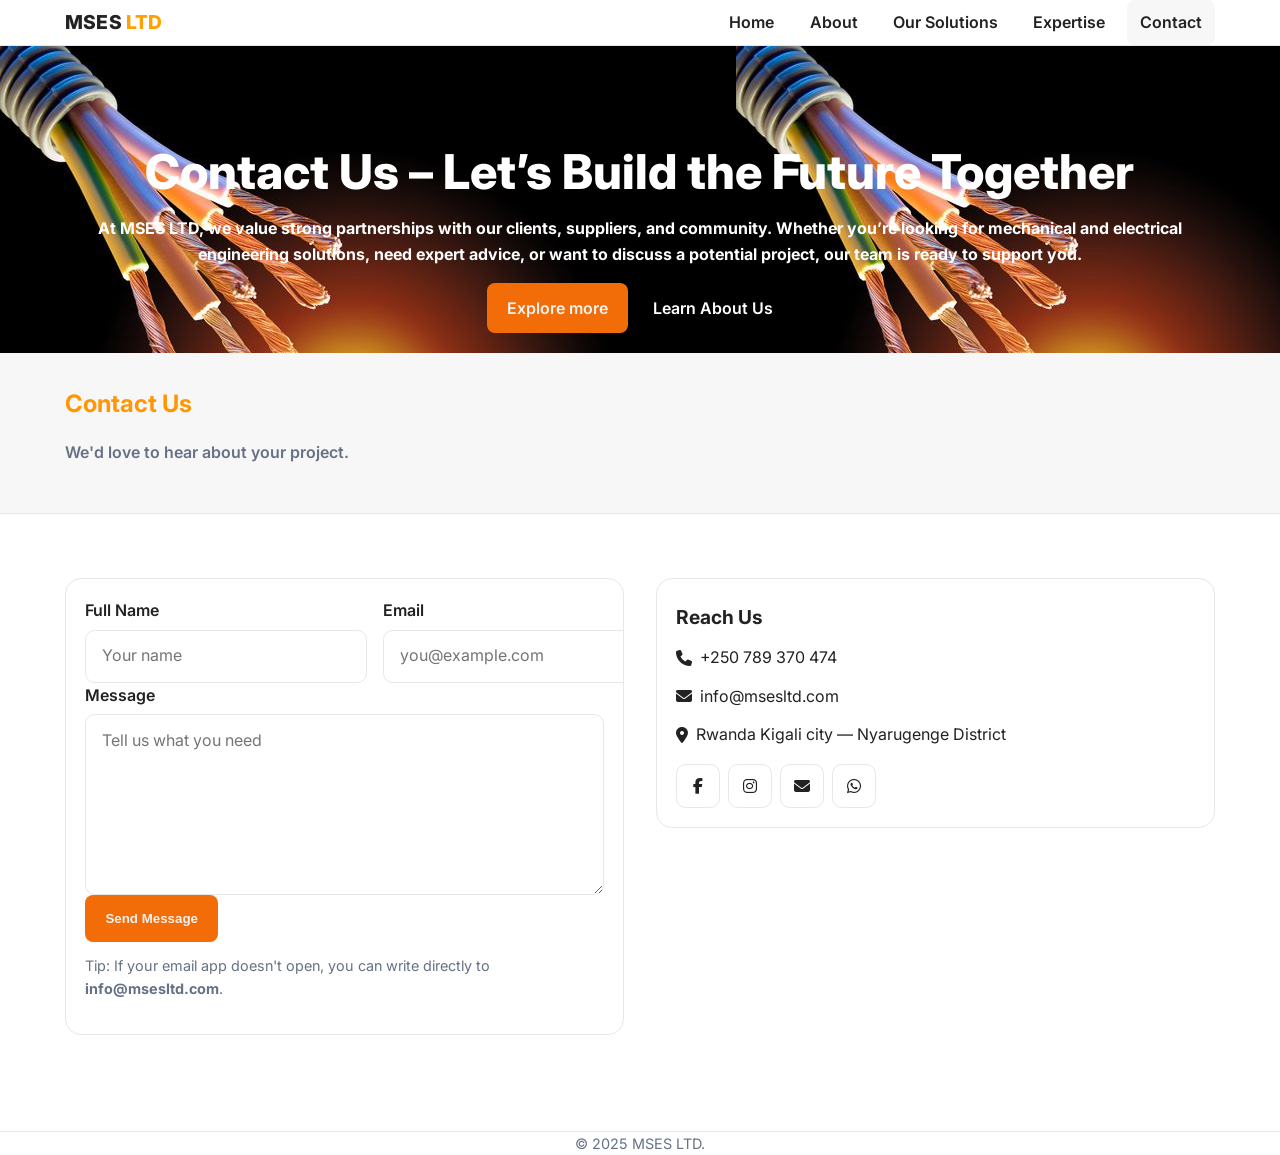
<file: contact.html>
<!DOCTYPE html>
<html lang="en">
<head>
  <meta charset="UTF-8" />
  <meta name="viewport" content="width=device-width, initial-scale=1.0" />
  <title>Contact — MSES LTD</title>
  <link rel="icon" type="image/x-icon" href="./assets/MSES LOGO.jpg">
  <link rel="preconnect" href="https://fonts.googleapis.com">
  <link rel="preconnect" href="https://fonts.gstatic.com" crossorigin>
  <link href="https://fonts.googleapis.com/css2?family=Inter:wght@400;500;600;700;800&display=swap" rel="stylesheet">
  <link rel="stylesheet" href="https://cdnjs.cloudflare.com/ajax/libs/font-awesome/6.5.2/css/all.min.css" />
  <link rel="stylesheet" href="style.css" />
</head>
<style>
  :root {
      --bg: #ffffff;
      --text: #222222;
      --muted: #667185;
      --primary: hwb(26 3% 0%);
      --surface: #f7f7f8;
      --border: #e5e7eb;
    }

    * {
      box-sizing: border-box;
    }

    html, body {
      margin: 0;
      padding: 0;
      font-size: 16px;
    }

    body {
      font-family: "Inter", system-ui, -apple-system, Segoe UI, Roboto, Arial, sans-serif;
      color: var(--text);
      background: var(--bg);
      line-height: 1.6;
      overflow-x: hidden;
    }

    img {
      max-width: 100%;
      height: auto;
      display: block;
    }

    a {
      color: inherit;
      text-decoration: none;
    }

    /* Utilities */
    .container {
      width: min(1150px, 92%);
      margin-inline: auto;
      padding: 0 1rem;
    }

    .center {
      text-align: center;
    }

    .small {
      font-size: 0.9rem;
    }

    .muted {
      color: var(--muted);
    }

    .mt-8 { margin-top: 0.5rem; }
    .mt-12 { margin-top: 0.75rem; }
    .mt-16 { margin-top: 1rem; }
    .mt-24 { margin-top: 1.5rem; }
    .mt-32 { margin-top: 2rem; }
    .py-16 { padding-block: 1rem; }

    .h2 {
      font-size: clamp(1.6rem, 2.5vw, 2.2rem);
      line-height: 1.2;
      margin: 0 0 0.5rem;
    }

    .h3 {
      font-size: clamp(1.3rem, 2vw, 1.8rem);
      line-height: 1.3;
      margin: 0 0 0.5rem;
    }

    .h4 {
      font-size: clamp(1.1rem, 1.5vw, 1.4rem);
      margin: 0.2rem 0;
    }

    .h5 {
      font-size: 1rem;
      margin: 0.2rem 0;
    }

    .btn {
      display: inline-block;
      border-radius: 0.5rem;
      padding: 0.9rem 1.2rem;
      font-weight: 600;
      transition: 0.2s;
      border: 1px solid transparent;
      text-align: center;
      min-width: 44px;
      min-height: 44px;
      line-height: 1.2;
    }

    .btn--primary {
      background: var(--primary);
      color: #fff;
      filter: brightness(.95);
    }

    .btn--primary:hover {
      filter: brightness(0.92);
    }

    .btn--ghost {
      background: rgba(0, 0, 0, 0.485);
    }

    .btn--ghost:hover {
      border-color: transparent;
      background-color: #111111;
    }

    /* Header */
    .site-header {
      position: sticky;
      top: 0;
      z-index: 50;
      background: #fff;
      border-bottom: 1px solid var(--border);
    }

    .nav {
      position: relative;
      display: flex;
      align-items: center;
      justify-content: space-between;
      gap: 1rem;
      padding-block: 0.65rem;
      flex-wrap: wrap;
    }

    .brand {
      display: flex;
      align-items: center;
      gap: 0.6rem;
    }

    .logo {
      height: 70px;
      width: auto;
    }

    .logo--sm {
      height: 32px;
    }

    .brand-text {
      font-weight: 800;
      letter-spacing: 0.2px;
      font-size: clamp(1rem, 3vw, 1.2rem);
    }

    /* Hamburger menu styles */
    .hamburger {
      display: none;
      flex-direction: column;
      justify-content: space-between;
      width: 30px;
      height: 21px;
      background: none;
      border: none;
      cursor: pointer;
      padding: 0;
      z-index: 100;
    }

    .hamburger span {
      display: block;
      height: 3px;
      width: 100%;
      background: #000;
      border-radius: 3px;
      transition: all 0.3s ease;
    }

    .hamburger.active span:nth-child(1) {
      transform: translateY(9px) rotate(45deg);
    }

    .hamburger.active span:nth-child(2) {
      opacity: 0;
    }

    .hamburger.active span:nth-child(3) {
      transform: translateY(-9px) rotate(-45deg);
    }

    .nav-links {
      display: flex;
      flex-wrap: wrap;
      list-style: none;
      margin: 0;
      padding: 0;
      gap: 0.4rem;
      transition: all 0.3s ease;
    }

    .nav-links a {
      padding: 0.6rem 0.8rem;
      border-radius: 0.5rem;
      font-weight: 600;
      min-height: 44px;
      display: flex;
      align-items: center;
    }

    .nav-links a.active, 
    .nav-links a:hover {
      background: var(--surface);
    }

    /* Mobile styles */
    @media screen and (max-width: 768px) {
      .hamburger {
        display: flex;
      }

      .nav-links {
        position: fixed;
        top: 70px;
        left: 0;
        width: 100%;
        background: white;
        flex-direction: column;
        padding: 20px;
        gap: 15px;
        box-shadow: 0 5px 15px rgba(0,0,0,0.1);
        transform: translateY(-100%);
        opacity: 0;
        visibility: hidden;
      }

      .nav-links.active {
        transform: translateY(0);
        opacity: 1;
        visibility: visible;
      }
    }

    /* Hero */
    .hero {
      position: relative;
      isolation: isolate;
    }

    .hero__bg {
      position: absolute;
      inset: 0;
      background: linear-gradient(to bottom, rgba(0,0,0,0.45), rgba(0,0,0,0.35)), var(--hero-img) center/cover no-repeat;
      z-index: -1;
    }

    .hero__content {
      padding-block: clamp(3rem, 10vw, 8rem);
      text-align: center;
      color: #fff;
    }

    .hero h1 {
      font-size: clamp(1.8rem, 4vw, 3rem);
      margin: 0 0 0.6rem;
      font-weight: 800;
      line-height: 1.2;
    }

    .hero__cta {
      display: flex;
      gap: 0.75rem;
      justify-content: center;
      flex-wrap: wrap;
    }

    /* Sections */
    .section {
      padding-block: clamp(2rem, 5vw, 4rem);
    }

    .section--alt {
      background: var(--surface);
    }

    .section__header {
      margin-bottom: 1.5rem;
      text-align: center;
    }

    /* Layouts */
    .grid {
      display: grid;
      gap: 1.2rem;
    }

    .grid--3 {
      grid-template-columns: 1fr;
    }

    .split {
      display: grid;
      grid-template-columns: 1fr;
      gap: 2rem;
    }

    .v-center {
      align-items: center;
    }

    /* Cards */
    .card {
      border: 1px solid var(--border);
      background: #fff;
      border-radius: 1rem;
      overflow: hidden;
      padding: 1.2rem;
    }

    .card--image {
      padding: 0;
    }

    .card--image iframe,
    .card--image img {
      aspect-ratio: 16/10;
      object-fit: cover;
      width: 100%;
    }

    .card__body {
      padding: 1rem;
    }

    .cards--lift .card {
      transition: transform 0.2s, box-shadow 0.2s;
    }

    .cards--lift .card:hover {
      transform: translateY(-4px);
      box-shadow: 0 10px 30px rgba(0,0,0,0.06);
    }

    .tall iframe,
    .tall img {
      aspect-ratio: 3/4;
    }

    .feature {
      text-align: center;
      padding: 1.5rem 1rem;
    }

    .feature__icon {
      font-size: 1.8rem;
      color: var(--primary);
      margin-bottom: 0.4rem;
    }

    /* Page hero */
    .page-hero {
      padding-block: 2rem;
      border-bottom: 1px solid var(--border);
      background: var(--surface);
    }

    .page-hero h1 {
      margin: 0;
    }

    /* Footer */
    .site-footer {
      border-top: 1px solid var(--border);
      background: #fff;
      margin-top: 2rem;
    }

    .footer__grid {
      display: grid;
      grid-template-columns: 1fr;
      gap: 1.6rem;
      padding-block: 1.6rem;
    }

    .footer-links {
      list-style: none;
      margin: 0;
      padding: 0;
    }

    .footer-links li {
      margin: 0.4rem 0;
    }

    .social {
      display: flex;
      gap: 0.5rem;
      margin-top: 1rem;
    }

    .social a {
      display: inline-flex;
      align-items: center;
      justify-content: center;
      height: 44px;
      width: 44px;
      border: 1px solid var(--border);
      border-radius: 0.6rem;
    }

    /* Responsive Breakpoints */
    @media (min-width: 640px) {
      .footer__grid {
        grid-template-columns: 1fr 1fr;
      }
      
      .hero__cta {
        flex-wrap: nowrap;
      }
    }

    @media (min-width: 769px) {
      .grid--3 {
        grid-template-columns: repeat(2, minmax(0, 1fr));
      }
      
      .split {
        grid-template-columns: 1fr 1fr;
      }
      
      .footer__grid {
        grid-template-columns: 2fr 1fr 1fr;
      }
      
      .nav-links {
        gap: 0.6rem;
      }
    }

    @media (min-width: 1024px) {
      .grid--3 {
        grid-template-columns: repeat(3, minmax(0, 1fr));
      }
      
      .container {
        padding: 0;
      }
    }


    #backToTop {
  position: fixed;
  bottom: 20px;
  right: 20px;
  width: 50px;
  height: 50px;
  border-radius: 50%;
  background-color: orange;
  color: white;
  font-size: 22px;
  font-weight: bold;
  border: none;
  cursor: pointer;
  display: none; /* hidden by default */
  align-items: center;
  justify-content: center;
  box-shadow: 0 4px 10px rgba(0, 0, 0, 0.3);
  transition: opacity 0.3s;
}

#backToTop:hover {
  background-color: #ff8800; /* darker orange */
}


/* Popup overlay */
.holiday-popup {
    position: fixed;
    inset: 0;
    background: rgba(0, 0, 0, 0.5);
    display: none;
    justify-content: center;
    align-items: center;
    z-index: 999999;
}

/* Popup card */
.holiday-box {
    background: linear-gradient(135deg, #ff3b3b, #ffb300);
    padding: 30px 25px;
    max-width: 420px;
    width: 90%;
    border-radius: 20px;
    text-align: center;
    color: white;
    font-family: "Poppins", sans-serif;
    animation: slideDown 0.6s ease forwards;
    box-shadow: 0 8px 20px rgba(0,0,0,0.25);
}

/* Close button */
.holiday-close {
    float: right;
    font-size: 28px;
    cursor: pointer;
    font-weight: bold;
    margin-top: -10px;
    color: white;
}

/* Animation */
@keyframes slideDown {
    0% { transform: translateY(-60px); opacity: 0; }
    100% { transform: translateY(0); opacity: 1; }
}




  
</style>
<body>
  <header class="site-header" style="padding: px 20px;">
    <div class="container nav">
      <a class="brand" href="index.html">
        <span class="brand-text">MSES<span style="color: #ffa200;"> LTD
      </a>
      <button class="hamburger" aria-label="Toggle menu" style="font-weight: bolder;">
        <span></span>
        <span></span>
        <span></span>
      </button>
      <ul class="nav-links">
        <li><a href="index.html">Home</a></li>
        <li><a href="about.html">About</a></li>
        <li><a href="products.html">Our Solutions</a></li>
        <!--<li><a href="project.html">Projects</a></li>-->
        <li><a href="training.html">Expertise</a></li>
        <li><a class="active" href="contact.html">Contact</a></li>
        <!-- <li><a href="developers.html">Our Developers</a></li> -->
      </ul>
    </div>
  </header>
  
<!-- <div id="holidayPopup" class="holiday-popup">
    <div class="holiday-box">
        <span class="holiday-close" id="holidayClose">&times;</span>

        <h2>🌟 Merry Christmas!</h2>
        <p>May your holidays be filled with joy, peace, and blessings.</p>
        <h3>🎉 Happy New Year 2026 🎉</h3>
    </div>
</div> -->

<button id="backToTop" title="Back to top">↑</button>

 <section class="hero hero--cover" role="banner" style="padding: 20px 30px; background-image: url(./assets/electrical\ 4.jpeg) ; font-weight: bolder;">
    <div class="hero__bg" style=""></div>
    <div class="container hero__content"><br><br><br>
      <h1>Contact Us – Let’s Build the Future Together</h1>
      <p>At MSES LTD, we value strong partnerships with our clients, suppliers, and community. Whether you’re looking for mechanical and electrical engineering solutions, need expert advice, or want to discuss a potential project, our team is ready to support you.</p>
        <a class="btn btn--primary" href="products.html">Explore more</a>
        <a class="btn btn--ghost" href="about.html" >Learn About Us</a>
      </div>
    </div>
  </section>
  <section class="page-hero">
    <div class="container" style="
    color: hsl(35, 100%, 51%);
    font-weight: 600;
    ">
      <h1>Contact Us</h1>
      <p class="muted">We'd love to hear about your project.</p>
    </div>
  </section>

  <section class="section">
    <div class="container split">
      <form class="form card" action="mailto:info@msesltd.com?subject=Website%20Inquiry" method="post" enctype="text/plain">
        <div class="form__row">
          <div class="form__field">
            <label for="name">Full Name</label>
            <input type="text" id="name" name="name" placeholder="Your name" required />
          </div>
          <div class="form__field">
            <label for="email">Email</label>
            <input type="email" id="email" name="email" placeholder="you@example.com" required />
          </div>
        </div>
        <div class="form__row">
          <div class="form__field full">
            <label for="message">Message</label>
            <textarea id="message" name="message" rows="6" placeholder="Tell us what you need" required></textarea>
          </div>
        </div>
        <button class="btn btn--primary" type="submit">Send Message</button>
        <p class="mt-12 small muted">Tip: If your email app doesn't open, you can write directly to <strong>info@msesltd.com</strong>.</p>
      </form>

      <aside>
        <div class="card">
          <h3 class="h4">Reach Us</h3>
          <ul class="contact-list">
            <li><i class="fa-solid fa-phone"></i> +250 789 370 474</li>
            <li><i class="fa-solid fa-envelope"></i> info@msesltd.com</li>
            <li><i class="fa-solid fa-location-dot"></i> Rwanda Kigali city — Nyarugenge District</li>
          </ul>
          <div class="social">
  <a aria-label="Facebook" href="https://web.facebook.com/profile.php?id=61575359638046" target="_blank"><i class="fa-brands fa-facebook-f"></i></a>
  <a aria-label="Instagram" href="https://www.instagram.com/mses_ltd/" target="_blank"><i class="fa-brands fa-instagram"></i></a>
  <a aria-label="Email" href="#"><i class="fa-solid fa-envelope" target="-blank"></i></a>
  <a aria-label="WhatsApp" href="https://wa.me/250789370474" target="_blank"><i class="fa-brands fa-whatsapp"></i></a>
</div>
        </div>
      </aside>
    </div>
  </section>

  <footer class="site-footer">
    <div class="container small muted center py-16">© 2025 MSES LTD.</div>
  </footer>
  <script>
  const hamburger = document.querySelector('.hamburger');
    const navLinks = document.querySelector('.nav-links');

    hamburger.addEventListener('click', () => {
      hamburger.classList.toggle('active');
      navLinks.classList.toggle('active');
    });

    // Close menu when clicking outside
    document.addEventListener('click', (e) => {
      if (!e.target.closest('.nav') && navLinks.classList.contains('active')) {
        hamburger.classList.remove('active');
        navLinks.classList.remove('active');
      }
    });

    // Close menu when clicking on a link
    document.querySelectorAll('.nav-links a').forEach(link => {
      link.addEventListener('click', () => {
        hamburger.classList.remove('active');
        navLinks.classList.remove('active');
      });
    });


    const backToTopBtn = document.getElementById("backToTop");

window.addEventListener("scroll", () => {
  if (window.scrollY > 200) {
    backToTopBtn.style.display = "flex";
  } else {
    backToTopBtn.style.display = "none";
  }
});

backToTopBtn.addEventListener("click", () => {
  window.scrollTo({
    top: 0,
    behavior: "smooth"
  });
});



window.addEventListener("load", () => {
    const popup = document.getElementById("holidayPopup");
    const close = document.getElementById("holidayClose");

    // Show popup after 1.2 seconds
    setTimeout(() => {
        popup.style.display = "flex";
    }, 1200);

    // Close button
    close.addEventListener("click", () => {
        popup.style.display = "none";
    });

    // Close when clicking outside the box
    window.addEventListener("click", (e) => {
        if (e.target === popup) popup.style.display = "none";
    });
});

  </script>
</body>
</html>
</file>
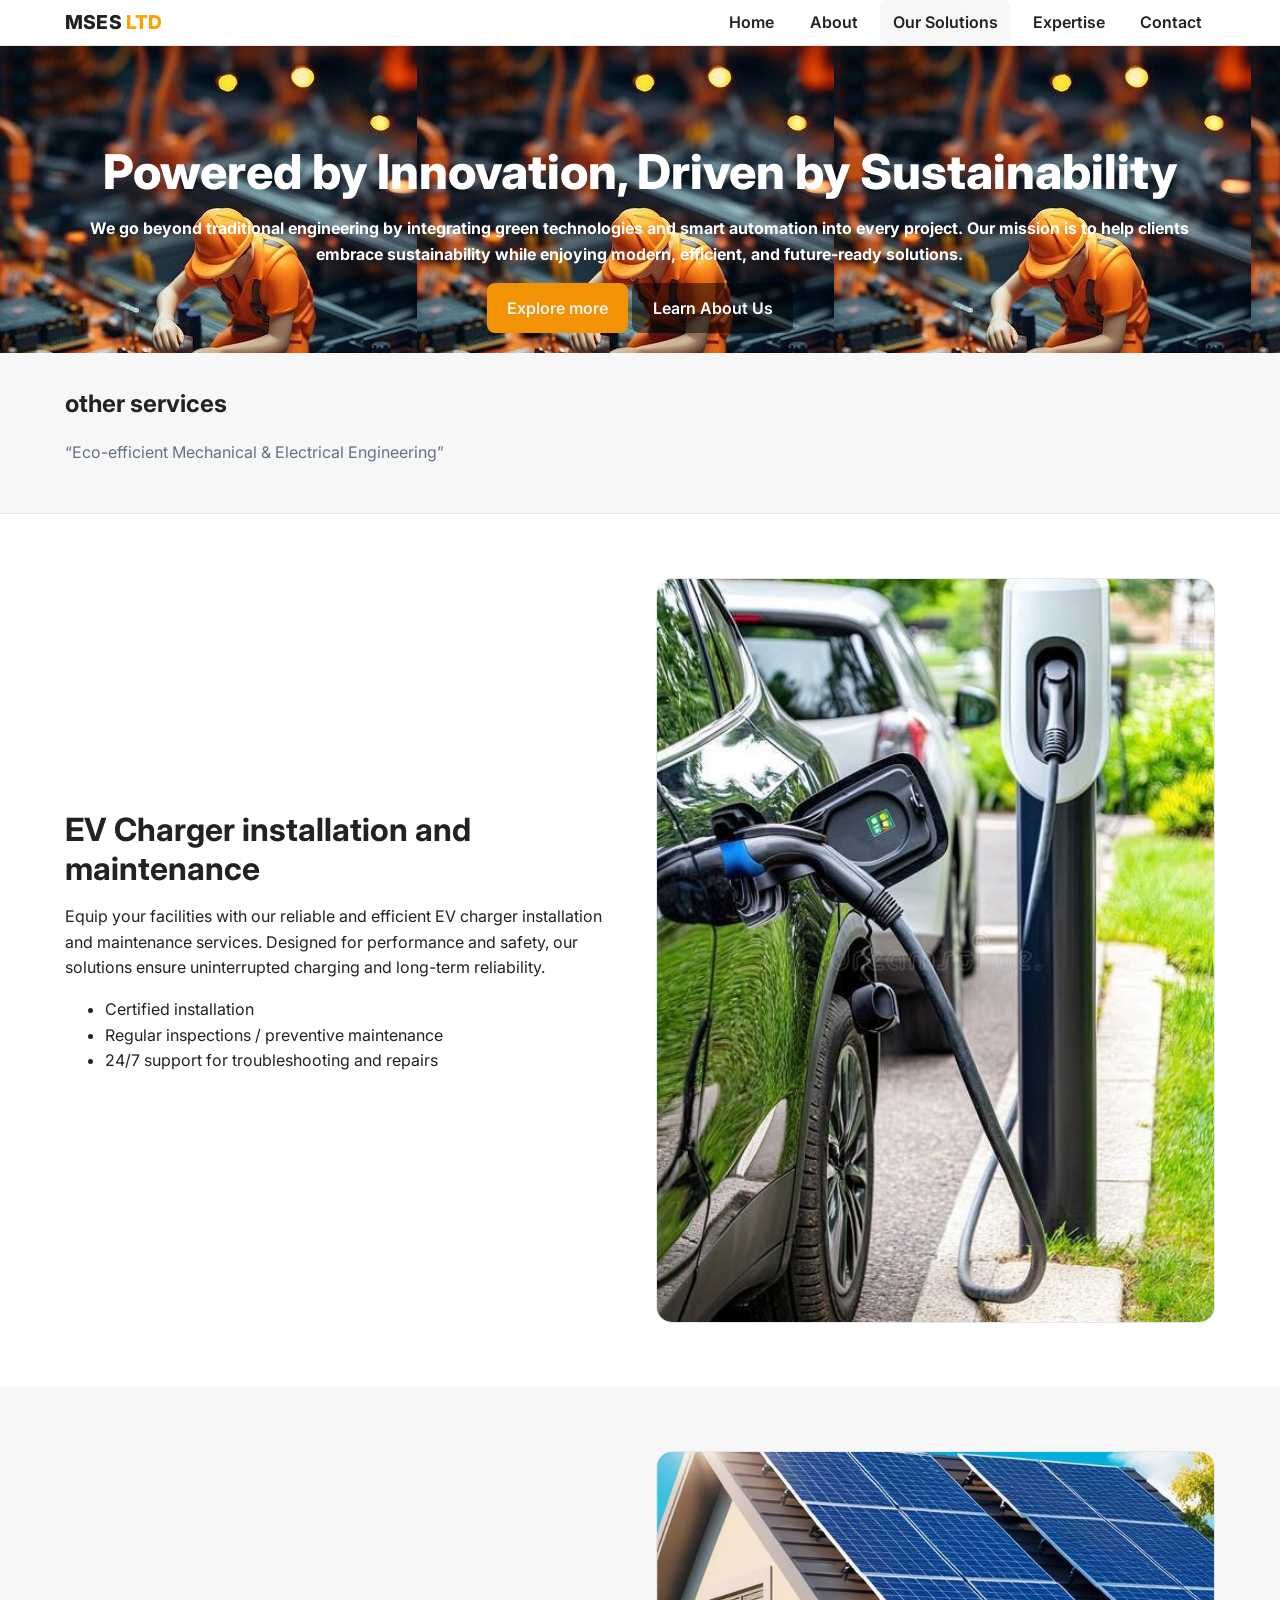
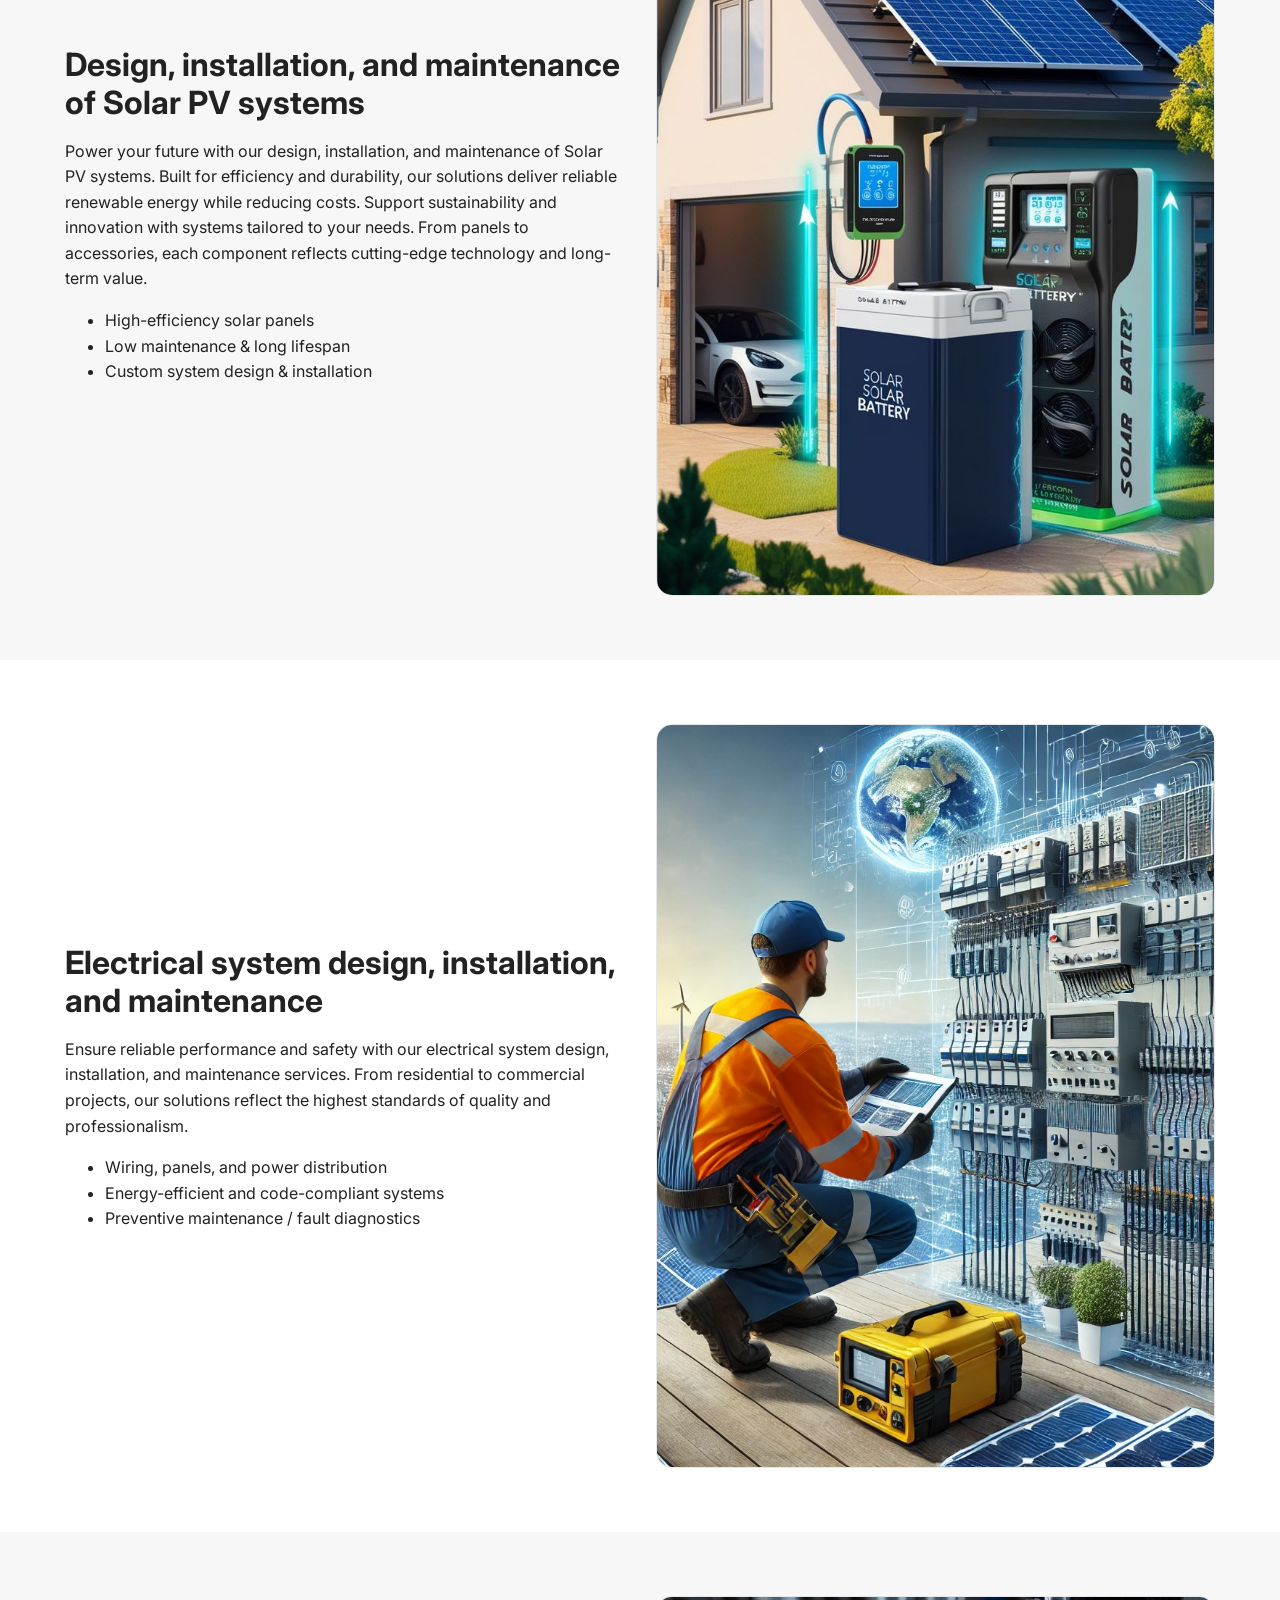
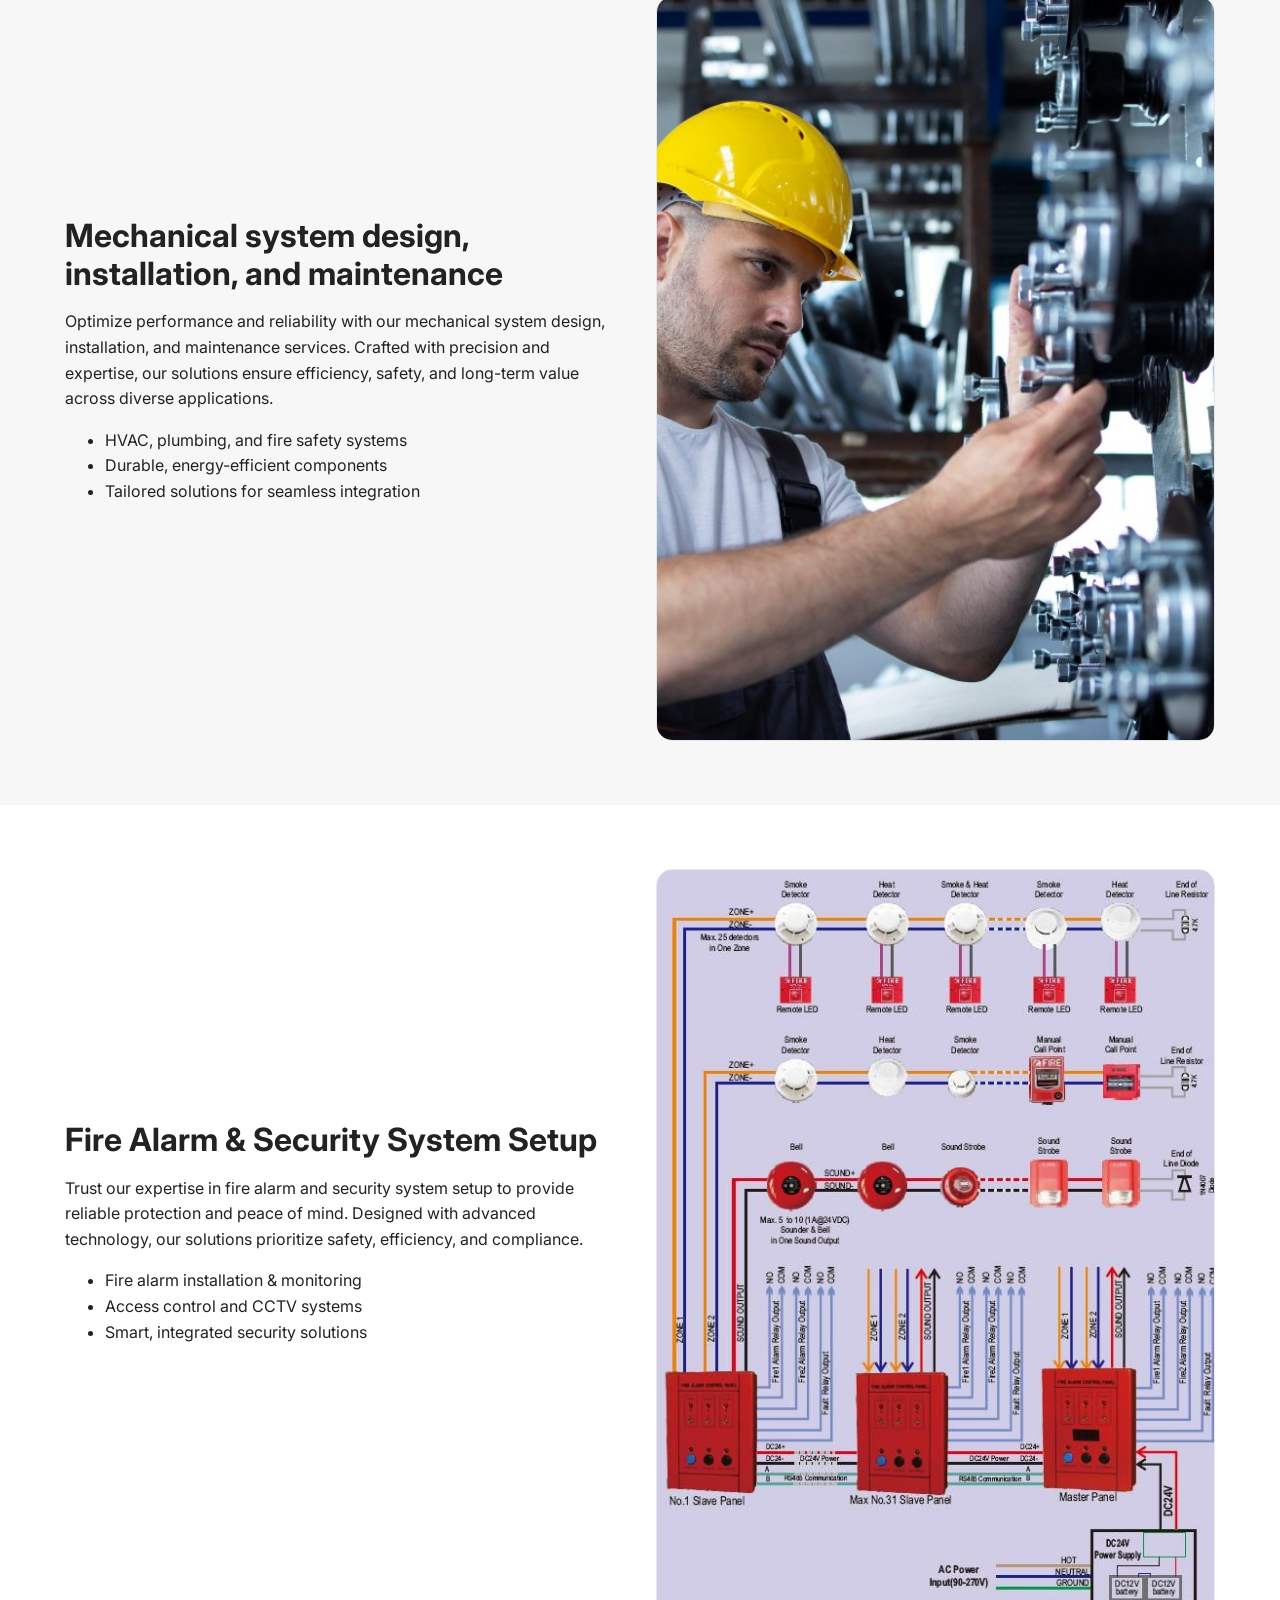
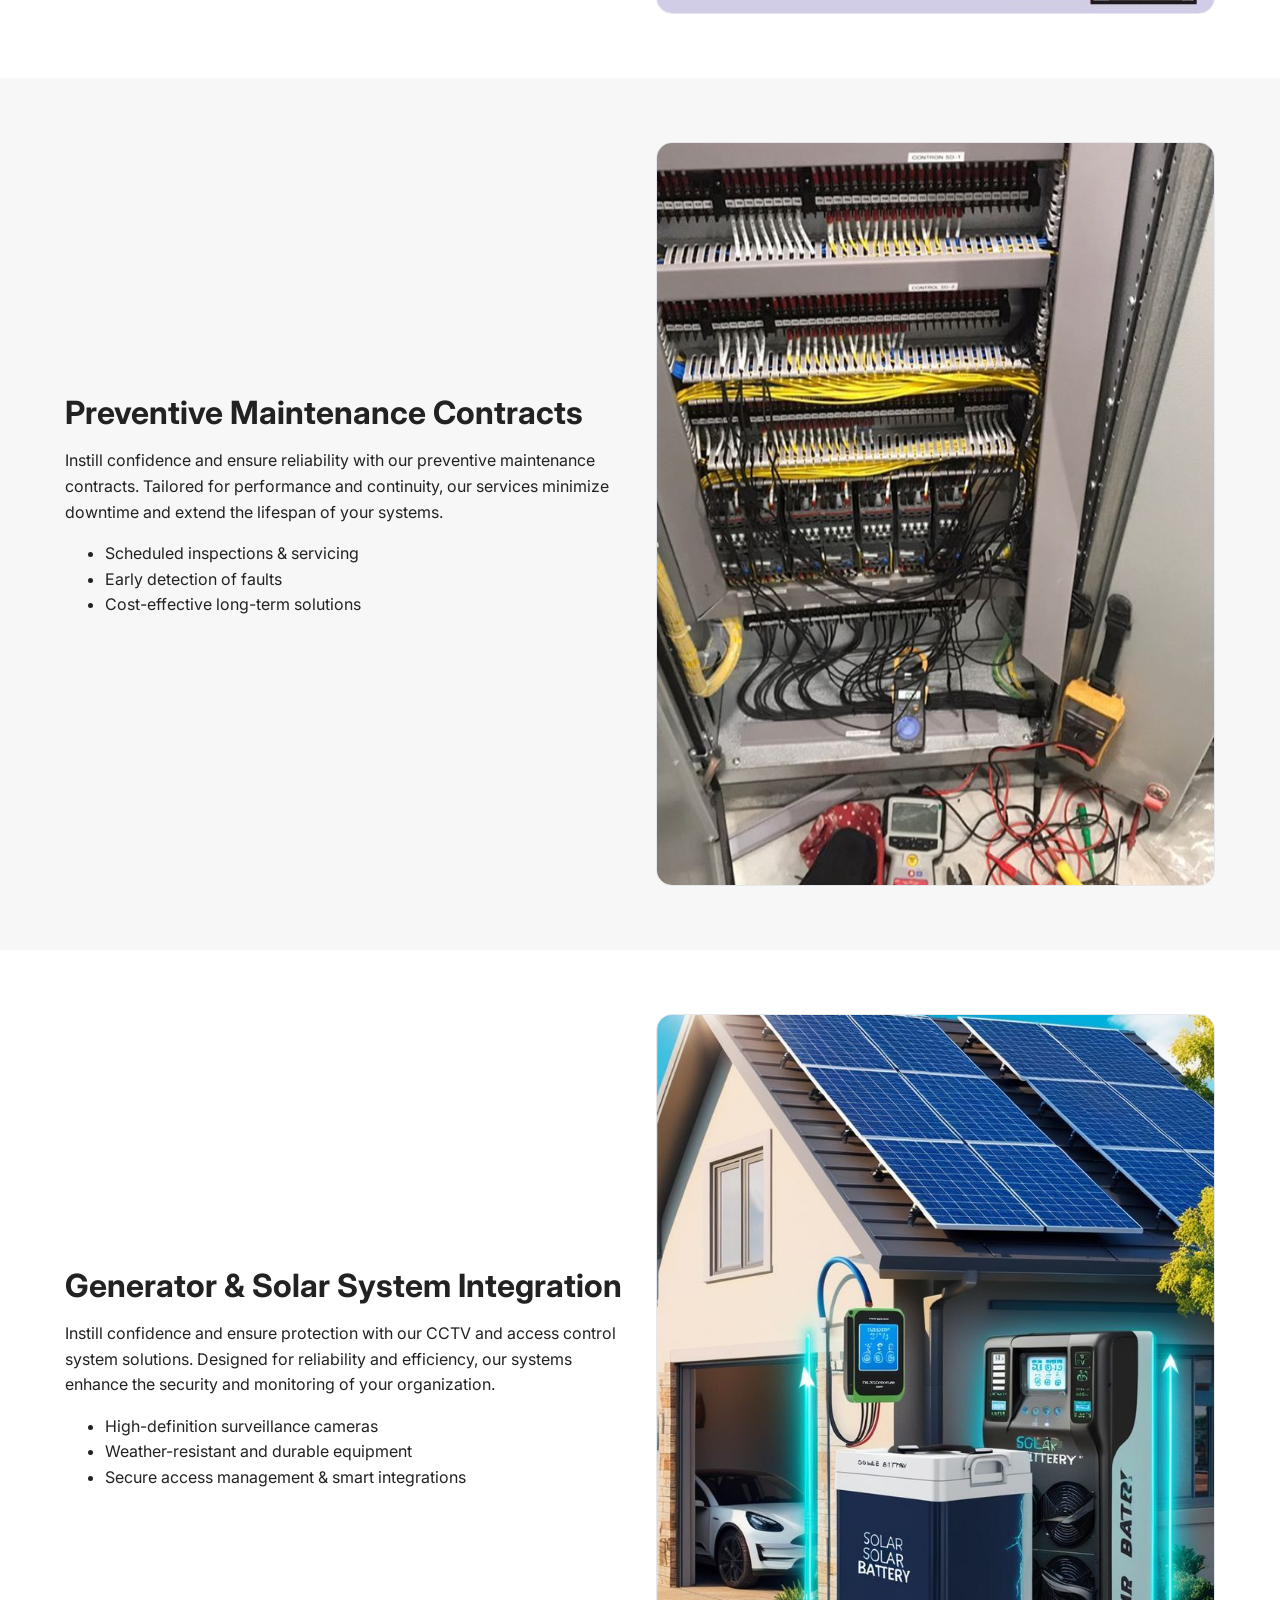
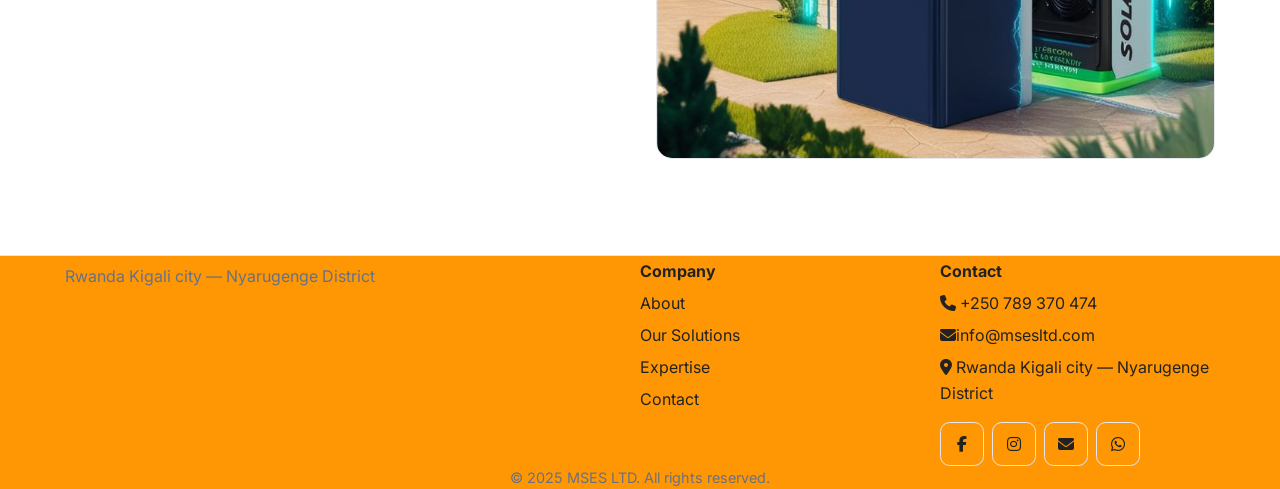
<file: products.html>
<!DOCTYPE html>
<html lang="en">
<head>
  <meta charset="UTF-8" />
  <meta name="viewport" content="width=device-width, initial-scale=1.0" />
  <title>MSES LTD— Our Solutions</title>
  <link rel="icon" type="image/x-icon" href="./assets/MSES LOGO.jpg">
  <link rel="preconnect" href="https://fonts.googleapis.com">
  <link rel="preconnect" href="https://fonts.gstatic.com" crossorigin>
  <link href="https://fonts.googleapis.com/css2?family=Inter:wght@400;500;600;700;800&display=swap" rel="stylesheet">
  <link rel="stylesheet" href="https://cdnjs.cloudflare.com/ajax/libs/font-awesome/6.5.2/css/all.min.css" />
  <style>
    :root {
      --bg: #ffffff;
      --text: #222222;
      --muted: #667185;
      --primary: hsl(36, 100%, 51%);
      --surface: #f7f7f8;
      --border: #e5e7eb;
    }

    * {
      box-sizing: border-box;
    }

    html, body {
      margin: 0;
      padding: 0;
      font-size: 16px;
    }

    body {
      font-family: "Inter", system-ui, -apple-system, Segoe UI, Roboto, Arial, sans-serif;
      color: var(--text);
      background: var(--bg);
      line-height: 1.6;
      overflow-x: hidden;
    }

    img {
      max-width: 100%;
      height: auto;
      display: block;
    }

    a {
      color: inherit;
      text-decoration: none;
    }

    /* Utilities */
    .container {
      width: min(1150px, 92%);
      margin-inline: auto;
      padding: 0 1rem;
    }

    .center {
      text-align: center;
    }

    .small {
      font-size: 0.9rem;
    }

    .muted {
      color: var(--muted);
    }

    .mt-8 { margin-top: 0.5rem; }
    .mt-12 { margin-top: 0.75rem; }
    .mt-16 { margin-top: 1rem; }
    .mt-24 { margin-top: 1.5rem; }
    .mt-32 { margin-top: 2rem; }
    .py-16 { padding-block: 1rem; }

    .h2 {
      font-size: clamp(1.6rem, 2.5vw, 2.2rem);
      line-height: 1.2;
      margin: 0 0 0.5rem;
    }

    .h3 {
      font-size: clamp(1.3rem, 2vw, 1.8rem);
      line-height: 1.3;
      margin: 0 0 0.5rem;
    }

    .h4 {
      font-size: clamp(1.1rem, 1.5vw, 1.4rem);
      margin: 0.2rem 0;
    }

    .h5 {
      font-size: 1rem;
      margin: 0.2rem 0;
    }

    .btn {
      display: inline-block;
      border-radius: 0.5rem;
      padding: 0.9rem 1.2rem;
      font-weight: 600;
      transition: 0.2s;
      border: 1px solid transparent;
      text-align: center;
      min-width: 44px;
      min-height: 44px;
      line-height: 1.2;
    }

    .btn--primary {
      background: var(--primary);
      color: #fff;
      filter: brightness(.95);
    }

    .btn--primary:hover {
      filter: brightness(0.92);
    }

    .btn--ghost {
      background: rgba(0, 0, 0, 0.485);
    }

    .btn--ghost:hover {
      border-color: transparent;
      background-color: #111111;
    }

    /* Header */
    .site-header {
      position: sticky;
      top: 0;
      z-index: 50;
      background: #fff;
      border-bottom: 1px solid var(--border);
    }

    .nav {
      position: relative;
      display: flex;
      align-items: center;
      justify-content: space-between;
      gap: 1rem;
      padding-block: 0.65rem;
      flex-wrap: wrap;
    }

    .brand {
      display: flex;
      align-items: center;
      gap: 0.6rem;
    }

    .logo {
      height: 70px;
      width: auto;
    }

    .logo--sm {
      height: 32px;
    }

    .brand-text {
      font-weight: 800;
      letter-spacing: 0.2px;
      font-size: clamp(1rem, 3vw, 1.2rem);
    }

    /* Hamburger menu styles */
    .hamburger {
      display: none;
      flex-direction: column;
      justify-content: space-between;
      width: 30px;
      height: 21px;
      background: none;
      border: none;
      cursor: pointer;
      padding: 0;
      z-index: 100;
    }

    .hamburger span {
      display: block;
      height: 3px;
      width: 100%;
      background: #000;
      border-radius: 3px;
      transition: all 0.3s ease;
    }

    .hamburger.active span:nth-child(1) {
      transform: translateY(9px) rotate(45deg);
    }

    .hamburger.active span:nth-child(2) {
      opacity: 0;
    }

    .hamburger.active span:nth-child(3) {
      transform: translateY(-9px) rotate(-45deg);
    }

    .nav-links {
      display: flex;
      flex-wrap: wrap;
      list-style: none;
      margin: 0;
      padding: 0;
      gap: 0.4rem;
      transition: all 0.3s ease;
    }

    .nav-links a {
      padding: 0.6rem 0.8rem;
      border-radius: 0.5rem;
      font-weight: 600;
      min-height: 44px;
      display: flex;
      align-items: center;
    }

    .nav-links a.active, 
    .nav-links a:hover {
      background: var(--surface);
    }

    /* Mobile styles */
    @media screen and (max-width: 768px) {
      .hamburger {
        display: flex;
      }

      .nav-links {
        position: fixed;
        top: 70px;
        left: 0;
        width: 100%;
        background: white;
        flex-direction: column;
        padding: 20px;
        gap: 15px;
        box-shadow: 0 5px 15px rgba(0,0,0,0.1);
        transform: translateY(-100%);
        opacity: 0;
        visibility: hidden;
      }

      .nav-links.active {
        transform: translateY(0);
        opacity: 1;
        visibility: visible;
      }
    }

    /* Hero */
    .hero {
      position: relative;
      isolation: isolate;
    }

    .hero__bg {
      position: absolute;
      inset: 0;
      background: linear-gradient(to bottom, rgba(0,0,0,0.45), rgba(0,0,0,0.35)), var(--hero-img) center/cover no-repeat;
      z-index: -1;
    }

    .hero__content {
      padding-block: clamp(3rem, 10vw, 8rem);
      text-align: center;
      color: #fff;
    }

    .hero h1 {
      font-size: clamp(1.8rem, 4vw, 3rem);
      margin: 0 0 0.6rem;
      font-weight: 800;
      line-height: 1.2;
    }

    .hero__cta {
      display: flex;
      gap: 0.75rem;
      justify-content: center;
      flex-wrap: wrap;
    }

    /* Sections */
    .section {
      padding-block: clamp(2rem, 5vw, 4rem);
    }

    .section--alt {
      background: var(--surface);
    }

    .section__header {
      margin-bottom: 1.5rem;
      text-align: center;
    }

    /* Layouts */
    .grid {
      display: grid;
      gap: 1.2rem;
    }

    .grid--3 {
      grid-template-columns: 1fr;
    }

    .split {
      display: grid;
      grid-template-columns: 1fr;
      gap: 2rem;
    }

    .v-center {
      align-items: center;
    }

    /* Cards */
    .card {
      border: 1px solid var(--border);
      background: #fff;
      border-radius: 1rem;
      overflow: hidden;
      padding: 1.2rem;
    }

    .card--image {
      padding: 0;
    }

    .card--image iframe,
    .card--image img {
      aspect-ratio: 16/10;
      object-fit: cover;
      width: 100%;
    }

    .card__body {
      padding: 1rem;
    }

    .cards--lift .card {
      transition: transform 0.2s, box-shadow 0.2s;
    }

    .cards--lift .card:hover {
      transform: translateY(-4px);
      box-shadow: 0 10px 30px rgba(0,0,0,0.06);
    }

    .tall iframe,
    .tall img {
      aspect-ratio: 3/4;
    }

    .feature {
      text-align: center;
      padding: 1.5rem 1rem;
    }

    .feature__icon {
      font-size: 1.8rem;
      color: var(--primary);
      margin-bottom: 0.4rem;
    }

    /* Page hero */
    .page-hero {
      padding-block: 2rem;
      border-bottom: 1px solid var(--border);
      background: var(--surface);
    }

    .page-hero h1 {
      margin: 0;
    }

    /* Footer */
    .site-footer {
      border-top: 1px solid var(--border);
      background: hsl(35, 100%, 51%);
      margin-top: 2rem;
    }

    .footer__grid {
      display: grid;
      grid-template-columns: 1fr;
      gap: 1.6rem;
      padding-block: 1.6rem;
    }

    .footer-links {
      list-style: none;
      margin: 0;
      padding: 0;
    }

    .footer-links li {
      margin: 0.4rem 0;
    }

    .social {
      display: flex;
      gap: 0.5rem;
      margin-top: 1rem;
    }

    .social a {
      display: inline-flex;
      align-items: center;
      justify-content: center;
      height: 44px;
      width: 44px;
      border: 1px solid var(--border);
      border-radius: 0.6rem;
    }

    /* Responsive Breakpoints */
    @media (min-width: 640px) {
      .footer__grid {
        grid-template-columns: 1fr 1fr;
      }
      
      .hero__cta {
        flex-wrap: nowrap;
      }
    }

    @media (min-width: 769px) {
      .grid--3 {
        grid-template-columns: repeat(2, minmax(0, 1fr));
      }
      
      .split {
        grid-template-columns: 1fr 1fr;
      }
      
      .footer__grid {
        grid-template-columns: 2fr 1fr 1fr;
      }
      
      .nav-links {
        gap: 0.6rem;
      }
    }

    @media (min-width: 1024px) {
      .grid--3 {
        grid-template-columns: repeat(3, minmax(0, 1fr));
      }
      
      .container {
        padding: 0;
      }
    }



    #backToTop {
  position: fixed;
  bottom: 20px;
  right: 20px;
  width: 50px;
  height: 50px;
  border-radius: 50%;
  background-color: orange;
  color: white;
  font-size: 22px;
  font-weight: bold;
  border: none;
  cursor: pointer;
  display: none; /* hidden by default */
  align-items: center;
  justify-content: center;
  box-shadow: 0 4px 10px rgba(0, 0, 0, 0.3);
  transition: opacity 0.3s;
}

#backToTop:hover {
  background-color: #ff8800; /* darker orange */
}


/* Popup overlay */
.holiday-popup {
    position: fixed;
    inset: 0;
    background: rgba(0, 0, 0, 0.5);
    display: none;
    justify-content: center;
    align-items: center;
    z-index: 999999;
}

/* Popup card */
.holiday-box {
    background: linear-gradient(135deg, #ff3b3b, #ffb300);
    padding: 30px 25px;
    max-width: 420px;
    width: 90%;
    border-radius: 20px;
    text-align: center;
    color: white;
    font-family: "Poppins", sans-serif;
    animation: slideDown 0.6s ease forwards;
    box-shadow: 0 8px 20px rgba(0,0,0,0.25);
}

/* Close button */
.holiday-close {
    float: right;
    font-size: 28px;
    cursor: pointer;
    font-weight: bold;
    margin-top: -10px;
    color: white;
}

/* Animation */
@keyframes slideDown {
    0% { transform: translateY(-60px); opacity: 0; }
    100% { transform: translateY(0); opacity: 1; }
}


    
  </style>
</head>
<body>
  <header class="site-header">
    <div class="container nav">
      <a class="brand" href="index.html">
        <span class="brand-text">MSES<span style="color: #ffa200;"> LTD
      </a>

      <!-- Hamburger button -->
      <button class="hamburger" aria-label="Toggle menu">
        <span></span>
        <span></span>
        <span></span>
      </button>

      <ul class="nav-links">
        <li><a href="index.html">Home</a></li>
        <li><a href="about.html">About</a></li>
        <li><a class="active" href="products.html">Our Solutions</a></li>
        <!--<li><a href="project.html">Projects</a></li>-->
        <li><a href="training.html">Expertise</a></li>
        <li><a href="contact.html">Contact</a></li>
        <!-- <li><a href="developers.html">Our Developers</a></li> -->
      </ul>
    </div>
  </header>
  

 <!-- <div id="holidayPopup" class="holiday-popup">
    <div class="holiday-box">
        <span class="holiday-close" id="holidayClose">&times;</span>
<img src="./assets/MSES LOGO.jpg" alt="Logo" class="logo" /> 
        <h2>🌟 Merry Christmas!</h2>
        <p>May your holidays be filled with joy, peace, and blessings.</p>
        <h3>🎉 Happy New Year 2026 🎉</h3>
    </div>
</div> -->
 

<button id="backToTop" title="Back to top">↑</button>

<section class="hero hero--cover" role="banner" style="padding: 20px 30px; background-image: url(./assets/back1.jpeg) ; font-weight: bolder;">
    <div class="hero__bg" style=""></div>
    <div class="container hero__content"><br><br><br>
      <h1>Powered by Innovation, Driven by Sustainability</h1>
      <p>We go beyond traditional engineering by integrating green technologies and smart automation into every project. Our mission is to help clients embrace sustainability while enjoying modern, efficient, and future-ready solutions.</p>
        <a class="btn btn--primary" href="products.html">Explore more</a>
        <a class="btn btn--ghost" href="about.html" >Learn About Us</a>
      </div>
    </div>
  </section>

  <section class="page-hero">
    <div class="container">
      <h1>other services</h1>
      <p class="muted">“Eco-efficient Mechanical & Electrical Engineering”</p>
    </div>
  </section>

  <!-- Category Sections -->
  <section class="section" id="construction">
    <div class="container split v-center">
      <div>
        <h2 class="h2">EV Charger installation and maintenance</h2>
        <p>Equip your facilities with our reliable and efficient EV charger installation and maintenance services. Designed for performance and safety, our solutions ensure uninterrupted charging and long-term reliability.</p>
        <ul class="list">
          <li>Certified installation</li>
          <li>Regular inspections / preventive maintenance</li>
          <li>24/7 support for troubleshooting and repairs</li>
        </ul>
      </div>
      <div>
        <div class="card card--image tall"><img src="./assets/c.jpeg" alt=""></iframe></div>
      </div>
    </div>
  </section>

  <section class="section section--alt" id="school">
    <div class="container split v-center">
      <div>
        <h2 class="h2">Design, installation, and maintenance of Solar PV systems</h2>
        <p>Power your future with our design, installation, and maintenance of Solar PV systems. Built for efficiency and durability, our solutions deliver reliable renewable energy while reducing costs. Support sustainability and innovation with systems tailored to your needs. From panels to accessories, each component reflects cutting-edge technology and long-term value.</p>
        <ul class="list">
          <li>High-efficiency solar panels</li>
          <li>Low maintenance & long lifespan</li>
          <li>Custom system design & installation</li>
        </ul>
      </div>
      <div>
        <div class="card card--image tall"><img src="./assets/solar1.jpeg" alt=""></div>
      </div>
      
    </div>
  </section>

  <section class="section" id="restaurant">
    <div class="container split v-center">
      <div>
        <h2 class="h2">Electrical system design, installation, and maintenance</h2>
        <p>Ensure reliable performance and safety with our electrical system design, installation, and maintenance services. From residential to commercial projects, our solutions reflect the highest standards of quality and professionalism.</p>
        <ul class="list">
          <li>Wiring, panels, and power distribution</li>
          <li>Energy-efficient and code-compliant systems</li>
          <li>Preventive maintenance / fault diagnostics</li>
        </ul>
      </div>
      <div>
        <div class="card card--image tall"><img src="./assets/electrical2.png" alt="" srcset=""></div>
      </div>
    </div>
  </section>

  <section class="section section--alt" id="hotel">
    <div class="container split v-center">
     
      <div>
        <h2 class="h2">Mechanical system design, installation, and maintenance</h2>
        <p>Optimize performance and reliability with our mechanical system design, installation, and maintenance services. Crafted with precision and expertise, our solutions ensure efficiency, safety, and long-term value across diverse applications.
</p>
        <ul class="list">
          <li>HVAC, plumbing, and fire safety systems</li>
          <li>Durable, energy-efficient components</li>
          <li>Tailored solutions for seamless integration</li>
        </ul>
      </div>
       <div>
        <div class="card card--image tall"><img src="./assets/mechanical7.jpeg" alt="" width="50%"></div>
      </div>
    </div>
  </section>

  <section class="section" id="hospital">
    <div class="container split v-center">
      <div>
        <h2 class="h2">Fire Alarm & Security System Setup</h2>
        <p>Trust our expertise in fire alarm and security system setup to provide reliable protection and peace of mind. Designed with advanced technology, our solutions prioritize safety, efficiency, and compliance.
</p>
        <ul class="list">
          <li>Fire alarm installation & monitoring</li>
          <li>Access control and CCTV systems</li>
          <li>Smart, integrated security solutions</li>
        </ul>
      </div>
      <div>
        <div class="card card--image tall"><img src="./assets/alarm.jpeg" alt=""></div>
      </div>
    </div>
  </section>

  <section class="section section--alt" id="security">
    <div class="container split v-center">
      
      <div>
        <h2 class="h2">Preventive Maintenance Contracts</h2>
        <p>Instill confidence and ensure reliability with our preventive maintenance contracts. Tailored for performance and continuity, our services minimize downtime and extend the lifespan of your systems.
</p>
        <ul class="list">
          <li>Scheduled inspections & servicing</li>
          <li>Early detection of faults</li>
          <li>Cost-effective long-term solutions</li>
        </ul>
      </div>
      <div>
        <div class="card card--image tall"><img src="./assets/contract.jpeg" alt=""></div>
      </div>
    </div>
  </section>

  <section class="section" id="made-in-rwanda">
    <div class="container split v-center">
      <div>
        <h2 class="h2">Generator & Solar System Integration</h2>
        <p>Instill confidence and ensure protection with our CCTV and access control system solutions. Designed for reliability and efficiency, our systems enhance the security and monitoring of your organization.</p>
        <ul class="list">
          <li>High-definition surveillance cameras</li>
          <li>Weather-resistant and durable equipment</li>
          <li>Secure access management & smart integrations</li>
        </ul>
      </div>
      <div>
        <div class="card card--image tall"><img src="./assets/solar1.jpeg" alt="Made in Rwanda products"/></div>
      </div>
    </div>
  </section>

  <footer class="site-footer">
    <div class="container footer__grid">
      <div>
        <p class="muted mt-8">Rwanda Kigali city — Nyarugenge District</p>
      </div>
      <div>
        <h4 class="h5">Company</h4>
        <ul class="footer-links">
          <li><a href="about.html">About</a></li>
          <li><a href="products.html">Our Solutions</a></li>
          <!--<li><a href="project.html">Projects</a></li>-->
          <li><a href="training.html">Expertise</a></li>
          <li><a href="contact.html">Contact</a></li>
        </ul>
      </div>
      <div>
        <h4 class="h5">Contact</h4>
        <ul class="footer-links">
          <li><i class="fa-solid fa-phone"></i> +250 789 370 474</li>
          <li><i class="fa-solid fa-envelope"></i>info@msesltd.com</li>
          <li><i class="fa-solid fa-location-dot"></i> Rwanda Kigali city — Nyarugenge District</li>
        </ul>
        <div class="social">
  <a aria-label="Facebook" href="https://web.facebook.com/profile.php?id=61575359638046" target="_blank"><i class="fa-brands fa-facebook-f"></i></a>
  <a aria-label="Instagram" href="https://www.instagram.com/mses_ltd/" target="_blank"><i class="fa-brands fa-instagram"></i></a>
  <a aria-label="Email" href="#"><i class="fa-solid fa-envelope" target="-blank"></i></a>
  <a aria-label="WhatsApp" href="https://wa.me/250789370474" target="_blank"><i class="fa-brands fa-whatsapp"></i></a>
</div>
      </div>
    </div>
    <div class="container small muted center py-16">© 2025 MSES LTD. All rights reserved.</div>
  </footer>
  <script>
    // Hamburger menu functionality
    const hamburger = document.querySelector('.hamburger');
    const navLinks = document.querySelector('.nav-links');

    hamburger.addEventListener('click', () => {
      hamburger.classList.toggle('active');
      navLinks.classList.toggle('active');
    });

    // Close menu when clicking outside
    document.addEventListener('click', (e) => {
      if (!e.target.closest('.nav') && navLinks.classList.contains('active')) {
        hamburger.classList.remove('active');
        navLinks.classList.remove('active');
      }
    });

    // Close menu when clicking on a link
    document.querySelectorAll('.nav-links a').forEach(link => {
      link.addEventListener('click', () => {
        hamburger.classList.remove('active');
        navLinks.classList.remove('active');
      });
    });


    const backToTopBtn = document.getElementById("backToTop");

window.addEventListener("scroll", () => {
  if (window.scrollY > 200) {
    backToTopBtn.style.display = "flex";
  } else {
    backToTopBtn.style.display = "none";
  }
});

backToTopBtn.addEventListener("click", () => {
  window.scrollTo({
    top: 0,
    behavior: "smooth"
  });
});



window.addEventListener("load", () => {
    const popup = document.getElementById("holidayPopup");
    const close = document.getElementById("holidayClose");

    // Show popup after 1.2 seconds
    setTimeout(() => {
        popup.style.display = "flex";
    }, 1200);

    // Close button
    close.addEventListener("click", () => {
        popup.style.display = "none";
    });

    // Close when clicking outside the box
    window.addEventListener("click", (e) => {
        if (e.target === popup) popup.style.display = "none";
    });
});


  </script>
</body>
</html>
</file>
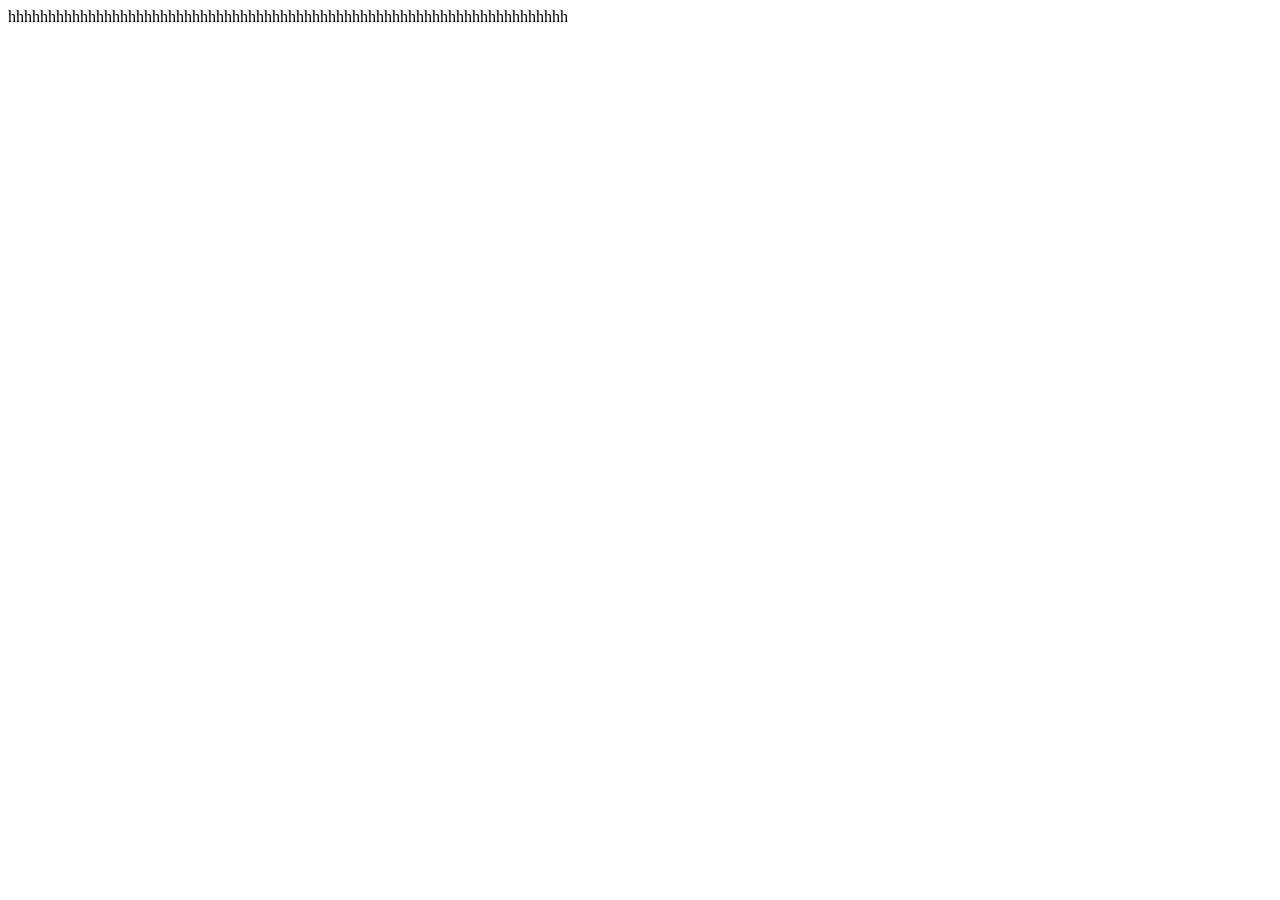
<file: project.html>
<!DOCTYPE html>
<html lang="en">
<head>
    <meta charset="UTF-8">
    <meta name="viewport" content="width=device-width, initial-scale=1.0">
    <title>Document</title>
</head>
<body>
    hhhhhhhhhhhhhhhhhhhhhhhhhhhhhhhhhhhhhhhhhhhhhhhhhhhhhhhhhhhhhhhhhhhhhh
</body>
</html>
</file>
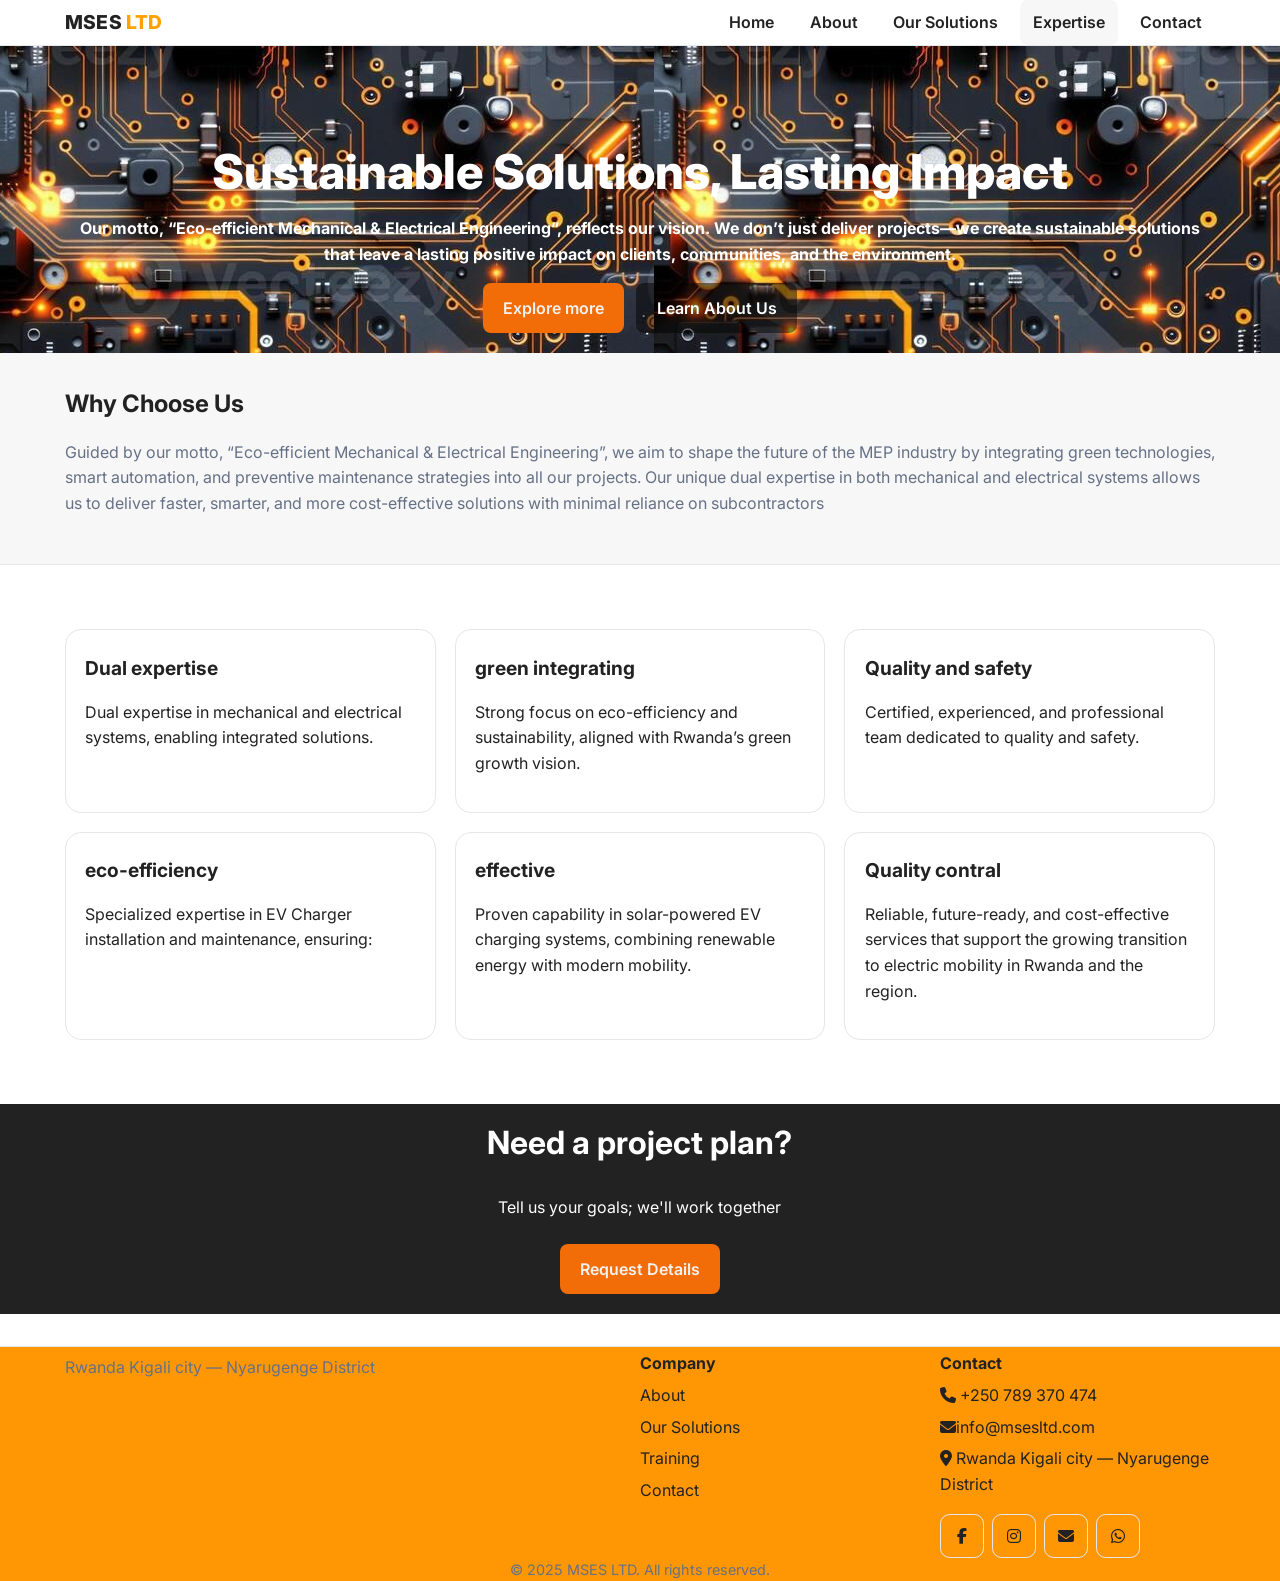
<file: training.html>
<!DOCTYPE html>
<html lang="en">
<head>
  <meta charset="UTF-8" />
  <meta name="viewport" content="width=device-width, initial-scale=1.0" />
  <title>MSES LTD— Expertise</title>
  <link rel="icon" type="image/x-icon" href="./assets/MSES LOGO.jpg">
  <link rel="preconnect" href="https://fonts.googleapis.com">
  <link rel="preconnect" href="https://fonts.gstatic.com" crossorigin>
  <link href="https://fonts.googleapis.com/css2?family=Inter:wght@400;500;600;700;800&display=swap" rel="stylesheet">
  <link rel="stylesheet" href="https://cdnjs.cloudflare.com/ajax/libs/font-awesome/6.5.2/css/all.min.css" />
  <link rel="stylesheet" href="style.css" />
</head>
<style>
  :root {
      --bg: #ffffff;
      --text: #222222;
      --muted: #667185;
      --primary: hwb(26 3% 0%);
      --surface: #f7f7f8;
      --border: #e5e7eb;
    }

    * {
      box-sizing: border-box;
    }

    html, body {
      margin: 0;
      padding: 0;
      font-size: 16px;
    }

    body {
      font-family: "Inter", system-ui, -apple-system, Segoe UI, Roboto, Arial, sans-serif;
      color: var(--text);
      background: var(--bg);
      line-height: 1.6;
      overflow-x: hidden;
    }

    img {
      max-width: 100%;
      height: auto;
      display: block;
    }

    a {
      color: inherit;
      text-decoration: none;
    }

    /* Utilities */
    .container {
      width: min(1150px, 92%);
      margin-inline: auto;
      padding: 0 1rem;
    }

    .center {
      text-align: center;
    }

    .small {
      font-size: 0.9rem;
    }

    .muted {
      color: var(--muted);
    }

    .mt-8 { margin-top: 0.5rem; }
    .mt-12 { margin-top: 0.75rem; }
    .mt-16 { margin-top: 1rem; }
    .mt-24 { margin-top: 1.5rem; }
    .mt-32 { margin-top: 2rem; }
    .py-16 { padding-block: 1rem; }

    .h2 {
      font-size: clamp(1.6rem, 2.5vw, 2.2rem);
      line-height: 1.2;
      margin: 0 0 0.5rem;
    }

    .h3 {
      font-size: clamp(1.3rem, 2vw, 1.8rem);
      line-height: 1.3;
      margin: 0 0 0.5rem;
    }

    .h4 {
      font-size: clamp(1.1rem, 1.5vw, 1.4rem);
      margin: 0.2rem 0;
    }

    .h5 {
      font-size: 1rem;
      margin: 0.2rem 0;
    }

    .btn {
      display: inline-block;
      border-radius: 0.5rem;
      padding: 0.9rem 1.2rem;
      font-weight: 600;
      transition: 0.2s;
      border: 1px solid transparent;
      text-align: center;
      min-width: 44px;
      min-height: 44px;
      line-height: 1.2;
    }

    .btn--primary {
      background: var(--primary);
      color: #fff;
      filter: brightness(.95);
    }

    .btn--primary:hover {
      filter: brightness(0.92);
    }

    .btn--ghost {
      background: rgba(0, 0, 0, 0.485);
    }

    .btn--ghost:hover {
      border-color: transparent;
      background-color: #111111;
    }

    /* Header */
    .site-header {
      position: sticky;
      top: 0;
      z-index: 50;
      background: #fff;
      border-bottom: 1px solid var(--border);
    }

    .nav {
      position: relative;
      display: flex;
      align-items: center;
      justify-content: space-between;
      gap: 1rem;
      padding-block: 0.65rem;
      flex-wrap: wrap;
    }

    .brand {
      display: flex;
      align-items: center;
      gap: 0.6rem;
    }

    .logo {
      height: 70px;
      width: auto;
    }

    .logo--sm {
      height: 32px;
    }

    .brand-text {
      font-weight: 800;
      letter-spacing: 0.2px;
      font-size: clamp(1rem, 3vw, 1.2rem);
    }

    /* Hamburger menu styles */
    .hamburger {
      display: none;
      flex-direction: column;
      justify-content: space-between;
      width: 30px;
      height: 21px;
      background: none;
      border: none;
      cursor: pointer;
      padding: 0;
      z-index: 100;
    }

    .hamburger span {
      display: block;
      height: 3px;
      width: 100%;
      background: #000;
      border-radius: 3px;
      transition: all 0.3s ease;
    }

    .hamburger.active span:nth-child(1) {
      transform: translateY(9px) rotate(45deg);
    }

    .hamburger.active span:nth-child(2) {
      opacity: 0;
    }

    .hamburger.active span:nth-child(3) {
      transform: translateY(-9px) rotate(-45deg);
    }

    .nav-links {
      display: flex;
      flex-wrap: wrap;
      list-style: none;
      margin: 0;
      padding: 0;
      gap: 0.4rem;
      transition: all 0.3s ease;
    }

    .nav-links a {
      padding: 0.6rem 0.8rem;
      border-radius: 0.5rem;
      font-weight: 600;
      min-height: 44px;
      display: flex;
      align-items: center;
    }

    .nav-links a.active, 
    .nav-links a:hover {
      background: var(--surface);
    }

    /* Mobile styles */
    @media screen and (max-width: 768px) {
      .hamburger {
        display: flex;
      }

      .nav-links {
        position: fixed;
        top: 70px;
        left: 0;
        width: 100%;
        background: white;
        flex-direction: column;
        padding: 20px;
        gap: 15px;
        box-shadow: 0 5px 15px rgba(0,0,0,0.1);
        transform: translateY(-100%);
        opacity: 0;
        visibility: hidden;
      }

      .nav-links.active {
        transform: translateY(0);
        opacity: 1;
        visibility: visible;
      }
    }

    /* Hero */
    .hero {
      position: relative;
      isolation: isolate;
    }

    .hero__bg {
      position: absolute;
      inset: 0;
      background: linear-gradient(to bottom, rgba(0,0,0,0.45), rgba(0,0,0,0.35)), var(--hero-img) center/cover no-repeat;
      z-index: -1;
    }

    .hero__content {
      padding-block: clamp(3rem, 10vw, 8rem);
      text-align: center;
      color: #fff;
    }

    .hero h1 {
      font-size: clamp(1.8rem, 4vw, 3rem);
      margin: 0 0 0.6rem;
      font-weight: 800;
      line-height: 1.2;
    }

    .hero__cta {
      display: flex;
      gap: 0.75rem;
      justify-content: center;
      flex-wrap: wrap;
    }

    /* Sections */
    .section {
      padding-block: clamp(2rem, 5vw, 4rem);
    }

    .section--alt {
      background: var(--surface);
    }

    .section__header {
      margin-bottom: 1.5rem;
      text-align: center;
    }

    /* Layouts */
    .grid {
      display: grid;
      gap: 1.2rem;
    }

    .grid--3 {
      grid-template-columns: 1fr;
    }

    .split {
      display: grid;
      grid-template-columns: 1fr;
      gap: 2rem;
    }

    .v-center {
      align-items: center;
    }

    /* Cards */
    .card {
      border: 1px solid var(--border);
      background: #fff;
      border-radius: 1rem;
      overflow: hidden;
      padding: 1.2rem;
    }

    .card--image {
      padding: 0;
    }

    .card--image iframe,
    .card--image img {
      aspect-ratio: 16/10;
      object-fit: cover;
      width: 100%;
    }

    .card__body {
      padding: 1rem;
    }

    .cards--lift .card {
      transition: transform 0.2s, box-shadow 0.2s;
    }

    .cards--lift .card:hover {
      transform: translateY(-4px);
      box-shadow: 0 10px 30px rgba(0,0,0,0.06);
    }

    .tall iframe,
    .tall img {
      aspect-ratio: 3/4;
    }

    .feature {
      text-align: center;
      padding: 1.5rem 1rem;
    }

    .feature__icon {
      font-size: 1.8rem;
      color: var(--primary);
      margin-bottom: 0.4rem;
    }

    /* Page hero */
    .page-hero {
      padding-block: 2rem;
      border-bottom: 1px solid var(--border);
      background: var(--surface);
    }

    .page-hero h1 {
      margin: 0;
    }

    /* Footer */
    .site-footer {
      border-top: 1px solid var(--border);
      background: hsl(35, 100%, 51%);
      margin-top: 2rem;
    }

    .footer__grid {
      display: grid;
      grid-template-columns: 1fr;
      gap: 1.6rem;
      padding-block: 1.6rem;
    }

    .footer-links {
      list-style: none;
      margin: 0;
      padding: 0;
    }

    .footer-links li {
      margin: 0.4rem 0;
    }

    .social {
      display: flex;
      gap: 0.5rem;
      margin-top: 1rem;
    }

    .social a {
      display: inline-flex;
      align-items: center;
      justify-content: center;
      height: 44px;
      width: 44px;
      border: 1px solid var(--border);
      border-radius: 0.6rem;
    }

    /* Responsive Breakpoints */
    @media (min-width: 640px) {
      .footer__grid {
        grid-template-columns: 1fr 1fr;
      }
      
      .hero__cta {
        flex-wrap: nowrap;
      }
    }

    @media (min-width: 769px) {
      .grid--3 {
        grid-template-columns: repeat(2, minmax(0, 1fr));
      }
      
      .split {
        grid-template-columns: 1fr 1fr;
      }
      
      .footer__grid {
        grid-template-columns: 2fr 1fr 1fr;
      }
      
      .nav-links {
        gap: 0.6rem;
      }
    }

    @media (min-width: 1024px) {
      .grid--3 {
        grid-template-columns: repeat(3, minmax(0, 1fr));
      }
      
      .container {
        padding: 0;
      }
    }


    #backToTop {
  position: fixed;
  bottom: 20px;
  right: 20px;
  width: 50px;
  height: 50px;
  border-radius: 50%;
  background-color: orange;
  color: white;
  font-size: 22px;
  font-weight: bold;
  border: none;
  cursor: pointer;
  display: none; /* hidden by default */
  align-items: center;
  justify-content: center;
  box-shadow: 0 4px 10px rgba(0, 0, 0, 0.3);
  transition: opacity 0.3s;
}

#backToTop:hover {
  background-color: #ff8800; /* darker orange */
}


/* Popup overlay */
.holiday-popup {
    position: fixed;
    inset: 0;
    background: rgba(0, 0, 0, 0.5);
    display: none;
    justify-content: center;
    align-items: center;
    z-index: 999999;
}

/* Popup card */
.holiday-box {
    background: linear-gradient(135deg, #ff3b3b, #ffb300);
    padding: 30px 25px;
    max-width: 420px;
    width: 90%;
    border-radius: 20px;
    text-align: center;
    color: white;
    font-family: "Poppins", sans-serif;
    animation: slideDown 0.6s ease forwards;
    box-shadow: 0 8px 20px rgba(0,0,0,0.25);
}

/* Close button */
.holiday-close {
    float: right;
    font-size: 28px;
    cursor: pointer;
    font-weight: bold;
    margin-top: -10px;
    color: white;
}

/* Animation */
@keyframes slideDown {
    0% { transform: translateY(-60px); opacity: 0; }
    100% { transform: translateY(0); opacity: 1; }
}



     
</style>

<body>
  <header class="site-header" style="padding: 1 20px;">
    <div class="container nav">
      <a class="brand" href="index.html">
        <span class="brand-text">MSES<span style="color: #ffa200;"> LTD
      </a>
        <button class="hamburger" aria-label="Toggle menu" style="font-weight: bolder;">
        <span></span>
        <span></span>
        <span></span>
      </button>

      <ul class="nav-links">
        <li><a href="index.html">Home</a></li>
        <li><a href="about.html">About</a></li>
        <li><a href="products.html">Our Solutions</a></li>
        <!--<li><a href="project.html">Projects</a></li>-->
        <li><a class="active" href="training.html">Expertise</a></li>
        <li><a href="contact.html">Contact</a></li>
        <!-- <li><a href="developers.html">Our Developers</a></li> -->
      </ul>
    </div>
  </header>
  
  <!-- <div id="holidayPopup" class="holiday-popup">
    <div class="holiday-box">
        <span class="holiday-close" id="holidayClose">&times;</span>

        <h2>🌟 Merry Christmas!</h2>
        <p>May your holidays be filled with joy, peace, and blessings.</p>
        <h3>🎉 Happy New Year 2026 🎉</h3>
    </div>
</div> -->


<button id="backToTop" title="Back to top">↑</button>

   <section class="hero hero--cover" role="banner" style="padding: 20px 30px; background-image: url(./assets/electrical6.jpeg) ; font-weight: bolder;">
    <div class="hero__bg" style=""></div>
    <div class="container hero__content"><br><br><br>
      <h1>Sustainable Solutions, Lasting Impact</h1>
      <p>Our motto, “Eco-efficient Mechanical & Electrical Engineering”, reflects our vision. We don’t just deliver projects—we create sustainable solutions that leave a lasting positive impact on clients, communities, and the environment.</p>
      <div class="hero__cta">
        <a class="btn btn--primary" href="products.html">Explore more</a>
        <a class="btn btn--ghost" href="about.html" >Learn About Us</a>
      </div>
    </div>
  </section>

  <section class="page-hero">
    <div class="container">
      <h1>Why Choose Us</h1>
      <p class="muted">Guided by our motto, “Eco-efficient Mechanical & Electrical Engineering”, we aim to shape the future of the MEP industry by integrating green technologies, smart automation, and preventive maintenance strategies into all our projects. Our unique dual expertise in both mechanical and electrical systems allows us to deliver faster, smarter, and more cost-effective solutions with minimal reliance on subcontractors</p>
    </div>
  </section>

  <section class="section">
    <div class="container grid grid--3">
      <article class="card">
        <h3 class="h4">Dual expertise</h3>
        <p>Dual expertise in mechanical and electrical systems, enabling integrated solutions.</p>
      </article>
      <article class="card">
        <h3 class="h4">green integrating</h3>
        <p>Strong focus on eco-efficiency and sustainability, aligned with Rwanda’s green growth vision.</p>
      </article>
      <article class="card">
        <h3 class="h4">Quality and safety</h3>
        <p>Certified, experienced, and professional team dedicated to quality and safety.</p>
      </article>
      <article class="card">
        <h3 class="h4">eco-efficiency</h3>
        <p>Specialized expertise in EV Charger installation and maintenance, ensuring:</p>
      </article>
      <article class="card">
        <h3 class="h4">effective</h3>
        <p>Proven capability in solar-powered EV charging systems, combining renewable energy with modern mobility.</p>
      </article>
      <article class="card">
        <h3 class="h4">Quality contral</h3>
        <p>Reliable, future-ready, and cost-effective services that support the growing transition to electric mobility in Rwanda and the region.</p>
      </article>
    </div>
  </section>

  <section class="cta" style="
  padding: 20px 30px;
  ">
    <div class="container cta__inner">
      <h2 class="h2">Need a project plan?</h2>
      <p>Tell us your goals; we'll work together</p>
      <a class="btn btn--primary" href="contact.html">Request Details</a>
    </div>
  </section>

  <footer class="site-footer">
    <div class="container footer__grid">
      <div>
        <p class="muted mt-8">Rwanda Kigali city — Nyarugenge District</p>
      </div>
      <div>
        <h4 class="h5">Company</h4>
        <ul class="footer-links">
          <li><a href="about.html">About</a></li>
          <li><a href="products.html">Our Solutions</a></li>
          <!--<li><a href="project.html">Projects</a></li>-->
          <li><a href="training.html">Training</a></li>
          <li><a href="contact.html">Contact</a></li>
        </ul>
      </div>
      <div>
        <h4 class="h5">Contact</h4>
        <ul class="footer-links">
          <li><i class="fa-solid fa-phone"></i> +250 789 370 474</li>
          <li><i class="fa-solid fa-envelope"></i>info@msesltd.com</li>
          <li><i class="fa-solid fa-location-dot"></i> Rwanda Kigali city — Nyarugenge District</li>
        </ul>
        <div class="social">
  <a aria-label="Facebook" href="https://web.facebook.com/profile.php?id=61575359638046" target="_blank"><i class="fa-brands fa-facebook-f"></i></a>
  <a aria-label="Instagram" href="https://www.instagram.com/mses_ltd/" target="_blank"><i class="fa-brands fa-instagram"></i></a>
  <a aria-label="Email" href="#"><i class="fa-solid fa-envelope" target="-blank"></i></a>
  <a aria-label="WhatsApp" href="https://wa.me/250789370474" target="_blank"><i class="fa-brands fa-whatsapp"></i></a>
</div>
      </div>
    </div>
    <div class="container small muted center py-16">© 2025 MSES LTD. All rights reserved.</div>
  </footer>
  <script>
       const hamburger = document.querySelector('.hamburger');
    const navLinks = document.querySelector('.nav-links');

    hamburger.addEventListener('click', () => {
      hamburger.classList.toggle('active');
      navLinks.classList.toggle('active');
    });

    // Close menu when clicking outside
    document.addEventListener('click', (e) => {
      if (!e.target.closest('.nav') && navLinks.classList.contains('active')) {
        hamburger.classList.remove('active');
        navLinks.classList.remove('active');
      }
    });

    // Close menu when clicking on a link
    document.querySelectorAll('.nav-links a').forEach(link => {
      link.addEventListener('click', () => {
        hamburger.classList.remove('active');
        navLinks.classList.remove('active');
      });
    });

    const backToTopBtn = document.getElementById("backToTop");

window.addEventListener("scroll", () => {
  if (window.scrollY > 200) {
    backToTopBtn.style.display = "flex";
  } else {
    backToTopBtn.style.display = "none";
  }
});

backToTopBtn.addEventListener("click", () => {
  window.scrollTo({
    top: 0,
    behavior: "smooth"
  });
});



window.addEventListener("load", () => {
    const popup = document.getElementById("holidayPopup");
    const close = document.getElementById("holidayClose");

    // Show popup after 1.2 seconds
    setTimeout(() => {
        popup.style.display = "flex";
    }, 1200);

    // Close button
    close.addEventListener("click", () => {
        popup.style.display = "none";
    });

    // Close when clicking outside the box
    window.addEventListener("click", (e) => {
        if (e.target === popup) popup.style.display = "none";
    });
});

  </script>
</body>
</html>
</file>
<file: style.css>
:root {
  --bg: #ffffff;
  --text: #222222;
  --muted: #667185;
  --primary: #e30613;
  --surface: #f7f7f8;
  --border: #e5e7eb;
}

* {
  box-sizing: border-box;
}

html, body {
  margin: 0;
  padding: 0;
  font-size: 16px;
}

body {
  font-family: "Inter", system-ui, -apple-system, Segoe UI, Roboto, Arial, sans-serif;
  color: var(--text);
  background: var(--bg);
  line-height: 1.6;
  overflow-x: hidden;
}

img {
  max-width: 100%;
  height: auto;
  display: block;
}

a {
  color: inherit;
  text-decoration: none;
}

/* Utilities */
.container {
  width: min(1150px, 92%);
  margin-inline: auto;
  padding: 0 1rem;
}

.center {
  text-align: center;
}

.small {
  font-size: 0.9rem;
}

.muted {
  color: var(--muted);
}

.mt-8 { margin-top: 0.5rem; }
.mt-12 { margin-top: 0.75rem; }
.mt-16 { margin-top: 1rem; }
.mt-24 { margin-top: 1.5rem; }
.mt-32 { margin-top: 2rem; }
.py-16 { padding-block: 1rem; }
.mt-16:hover{
}

.h2 {
  font-size: clamp(1.6rem, 2.5vw, 2.2rem);
  line-height: 1.2;
  margin: 0 0 0.5rem;
}

.h3 {
  font-size: clamp(1.3rem, 2vw, 1.8rem);
  line-height: 1.3;
  margin: 0 0 0.5rem;
}

.h4 {
  font-size: clamp(1.1rem, 1.5vw, 1.4rem);
  margin: 0.2rem 0;
}

.h5 {
  font-size: 1rem;
  margin: 0.2rem 0;
}

.btn {
  display: inline-block;
  border-radius: 0.5rem;
  padding: 0.9rem 1.2rem;
  font-weight: 600;
  transition: 0.2s;
  border: 1px solid transparent;
  text-align: center;
  min-width: 44px;
  min-height: 44px;
  line-height: 1.2;
}

.btn--primary {
  background: var(--primary);
  color: #fff;
  filter: brightness(.95);
}

.btn--primary:hover {
  filter: brightness(0.92);
}

.btn--ghost {
  background: rgba(0, 0, 0, 0.485);
}

.btn--ghost:hover {
  border-color: transparent  ;
  background-color: #111111;
}

/* Header */
.site-header {
  position: sticky;
  top: 0;
  z-index: 50;
  background: #fff;
  border-bottom: 1px solid var(--border);
}

.nav {
  position: relative;
  display: flex;
  align-items: center;
  justify-content: space-between;
  gap: 1rem;
  padding-block: 0.65rem;
  flex-wrap: wrap;
}

.brand {
  display: flex;
  align-items: center;
  gap: 0.6rem;
}

.logo {
  height: 44px;
  width: auto;
}

.logo--sm {
  height: 32px;
}

.brand-text {
  font-weight: 800;
  letter-spacing: 0.2px;
  font-size: clamp(1rem, 3vw, 1.2rem);
}
:root {
      --bg: #ffffff;
      --text: #222222;
      --muted: #667185;
      --primary: #e30613;
      --surface: #f7f7f8;
      --border: #e5e7eb;
    }

    * {
      box-sizing: border-box;
    }

    html, body {
      margin: 0;
      padding: 0;
      font-size: 16px;
    }

    body {
      font-family: "Inter", system-ui, -apple-system, Segoe UI, Roboto, Arial, sans-serif;
      color: var(--text);
      background: var(--bg);
      line-height: 1.6;
      overflow-x: hidden;
    }

    img {
      max-width: 100%;
      height: auto;
      display: block;
    }

    a {
      color: inherit;
      text-decoration: none;
    }

    /* Utilities */
    .container {
      width: min(1150px, 92%);
      margin-inline: auto;
      padding: 0 1rem;
    }

    .center {
      text-align: center;
    }

    .small {
      font-size: 0.9rem;
    }

    .muted {
      color: var(--muted);
    }

    .mt-8 { margin-top: 0.5rem; }
    .mt-12 { margin-top: 0.75rem; }
    .mt-16 { margin-top: 1rem; }
    .mt-24 { margin-top: 1.5rem; }
    .mt-32 { margin-top: 2rem; }
    .py-16 { padding-block: 1rem; }

    .h2 {
      font-size: clamp(1.6rem, 2.5vw, 2.2rem);
      line-height: 1.2;
      margin: 0 0 0.5rem;
    }

    .h3 {
      font-size: clamp(1.3rem, 2vw, 1.8rem);
      line-height: 1.3;
      margin: 0 0 0.5rem;
    }

    .h4 {
      font-size: clamp(1.1rem, 1.5vw, 1.4rem);
      margin: 0.2rem 0;
    }

    .h5 {
      font-size: 1rem;
      margin: 0.2rem 0;
    }

    .btn {
      display: inline-block;
      border-radius: 0.5rem;
      padding: 0.9rem 1.2rem;
      font-weight: 600;
      transition: 0.2s;
      border: 1px solid transparent;
      text-align: center;
      min-width: 44px;
      min-height: 44px;
      line-height: 1.2;
    }

    .btn--primary {
      background: var(--primary);
      color: #fff;
      filter: brightness(.95);
    }

    .btn--primary:hover {
      filter: brightness(0.92);
    }

    .btn--ghost {
      background: rgba(0, 0, 0, 0.485);
    }

    .btn--ghost:hover {
      border-color: transparent;
      background-color: #111111;
    }

    /* Header */
    .site-header {
      position: sticky;
      top: 0;
      z-index: 50;
      background: #fff;
      border-bottom: 1px solid var(--border);
    }

    .nav {
      position: relative;
      display: flex;
      align-items: center;
      justify-content: space-between;
      gap: 1rem;
      padding-block: 0.65rem;
      flex-wrap: wrap;
    }

    .brand {
      display: flex;
      align-items: center;
      gap: 0.6rem;
    }

    .logo {
      height: 44px;
      width: auto;
    }

    .logo--sm {
      height: 32px;
    }

    .brand-text {
      font-weight: 800;
      letter-spacing: 0.2px;
      font-size: clamp(1rem, 3vw, 1.2rem);
    }

    /* Hamburger menu styles */
    .hamburger {
      display: none;
      flex-direction: column;
      justify-content: space-between;
      width: 30px;
      height: 21px;
      background: none;
      border: none;
      cursor: pointer;
      padding: 0;
      z-index: 100;
    }

    .hamburger span {
      display: block;
      height: 3px;
      width: 100%;
      background: #000;
      border-radius: 3px;
      transition: all 0.3s ease;
    }

    .hamburger.active span:nth-child(1) {
      transform: translateY(9px) rotate(45deg);
    }

    .hamburger.active span:nth-child(2) {
      opacity: 0;
    }

    .hamburger.active span:nth-child(3) {
      transform: translateY(-9px) rotate(-45deg);
    }

    .nav-links {
      display: flex;
      flex-wrap: wrap;
      list-style: none;
      margin: 0;
      padding: 0;
      gap: 0.4rem;
      transition: all 0.3s ease;
    }

    .nav-links a {
      padding: 0.6rem 0.8rem;
      border-radius: 0.5rem;
      font-weight: 600;
      min-height: 44px;
      display: flex;
      align-items: center;
    }

    .nav-links a.active, 
    .nav-links a:hover {
      background: var(--surface);
    }

    /* Mobile styles */
    @media screen and (max-width: 768px) {
      .hamburger {
        display: flex;
      }

      .nav-links {
        position: fixed;
        top: 70px;
        left: 0;
        width: 100%;
        background: white;
        flex-direction: column;
        padding: 20px;
        gap: 15px;
        box-shadow: 0 5px 15px rgba(0,0,0,0.1);
        transform: translateY(-100%);
        opacity: 0;
        visibility: hidden;
      }

      .nav-links.active {
        transform: translateY(0);
        opacity: 1;
        visibility: visible;
      }
    }

    /* Hero */
    .hero {
      position: relative;
      isolation: isolate;
    }

    .hero__bg {
      position: absolute;
      inset: 0;
      background: linear-gradient(to bottom, rgba(0,0,0,0.45), rgba(0,0,0,0.35)), var(--hero-img) center/cover no-repeat;
      z-index: -1;
    }

    .hero__content {
      padding-block: clamp(3rem, 10vw, 8rem);
      text-align: center;
      color: #fff;
    }

    .hero h1 {
      font-size: clamp(1.8rem, 4vw, 3rem);
      margin: 0 0 0.6rem;
      font-weight: 800;
      line-height: 1.2;
    }

    .hero__cta {
      display: flex;
      gap: 0.75rem;
      justify-content: center;
      flex-wrap: wrap;
    }

    /* Sections */
    .section {
      padding-block: clamp(2rem, 5vw, 4rem);
    }

    .section--alt {
      background: var(--surface);
    }

    .section__header {
      margin-bottom: 1.5rem;
      text-align: center;
    }

    /* Layouts */
    .grid {
      display: grid;
      gap: 1.2rem;
    }

    .grid--3 {
      grid-template-columns: 1fr;
    }

    .split {
      display: grid;
      grid-template-columns: 1fr;
      gap: 2rem;
    }

    .v-center {
      align-items: center;
    }

    /* Cards */
    .card {
      border: 1px solid var(--border);
      background: #fff;
      border-radius: 1rem;
      overflow: hidden;
      padding: 1.2rem;
    }

    .card--image {
      padding: 0;
    }

    .card--image iframe,
    .card--image img {
      aspect-ratio: 16/10;
      object-fit: cover;
      width: 100%;
    }

    .card__body {
      padding: 1rem;
    }

    .cards--lift .card {
      transition: transform 0.2s, box-shadow 0.2s;
    }

    .cards--lift .card:hover {
      transform: translateY(-4px);
      box-shadow: 0 10px 30px rgba(0,0,0,0.06);
    }

    .tall iframe,
    .tall img {
      aspect-ratio: 3/4;
    }

    .feature {
      text-align: center;
      padding: 1.5rem 1rem;
    }

    .feature__icon {
      font-size: 1.8rem;
      color: var(--primary);
      margin-bottom: 0.4rem;
    }

    /* Page hero */
    .page-hero {
      padding-block: 2rem;
      border-bottom: 1px solid var(--border);
      background: var(--surface);
    }

    .page-hero h1 {
      margin: 0;
    }

    /* Footer */
    .site-footer {
      border-top: 1px solid var(--border);
      background: #fff;
      margin-top: 2rem;
    }

    .footer__grid {
      display: grid;
      grid-template-columns: 1fr;
      gap: 1.6rem;
      padding-block: 1.6rem;
    }

    .footer-links {
      list-style: none;
      margin: 0;
      padding: 0;
    }

    .footer-links li {
      margin: 0.4rem 0;
    }

    .social {
      display: flex;
      gap: 0.5rem;
      margin-top: 1rem;
    }

    .social a {
      display: inline-flex;
      align-items: center;
      justify-content: center;
      height: 44px;
      width: 44px;
      border: 1px solid var(--border);
      border-radius: 0.6rem;
    }

    /* Responsive Breakpoints */
    @media (min-width: 640px) {
      .footer__grid {
        grid-template-columns: 1fr 1fr;
      }
      
      .hero__cta {
        flex-wrap: nowrap;
      }
    }

    @media (min-width: 769px) {
      .grid--3 {
        grid-template-columns: repeat(2, minmax(0, 1fr));
      }
      
      .split {
        grid-template-columns: 1fr 1fr;
      }
      
      .footer__grid {
        grid-template-columns: 2fr 1fr 1fr;
      }
      
      .nav-links {
        gap: 0.6rem;
      }
    }

    @media (min-width: 1024px) {
      .grid--3 {
        grid-template-columns: repeat(3, minmax(0, 1fr));
      }
      
      .container {
        padding: 0;
      }
    }

.nav-links {
  display: flex;
  flex-wrap: wrap;
  list-style: none;
  margin: 0;
  padding: 0;
  gap: 0.4rem;
}

.nav-links a {
  padding: 0.6rem 0.8rem;
  border-radius: 0.5rem;
  font-weight: 600;
  min-height: 44px;
  display: flex;
  align-items: center;
}

.nav-links a.active, 
.nav-links a:hover {
  background: var(--surface);
}

/* Remove hamburger menu */
.nav-toggle, 
.primary-nav {
  display: none;
}

/* Hero */
.hero {
  position: relative;
  isolation: isolate;
}

.hero__bg {
  position: absolute;
  inset: 0;
  background: linear-gradient(to bottom, rgba(0,0,0,0.45), rgba(0,0,0,0.35)), var(--hero-img) center/cover no-repeat;
  z-index: -1;
}

.hero__content {
  padding-block: clamp(3rem, 10vw, 8rem);
  text-align: center;
  color: #fff;
}

.hero h1 {
  font-size: clamp(1.8rem, 4vw, 3rem);
  margin: 0 0 0.6rem;
  font-weight: 800;
  line-height: 1.2;
}

.hero__cta {
  display: flex;
  gap: 0.75rem;
  justify-content: center;
  flex-wrap: wrap;
}

/* Sections */
.section {
  padding-block: clamp(2rem, 5vw, 4rem);
}

.section--alt {
  background: var(--surface);
}

.section__header {
  margin-bottom: 1.5rem;
  text-align: center;
}

/* Layouts */
.grid {
  display: grid;
  gap: 1.2rem;
}

.grid--3 {
  grid-template-columns: 1fr;
}

.split {
  display: grid;
  grid-template-columns: 1fr;
  gap: 2rem;
}

.v-center {
  align-items: center;
}

/* Cards */
.card {
  border: 1px solid var(--border);
  background: #fff;
  border-radius: 1rem;
  overflow: hidden;
  padding: 1.2rem;
}

.card--image {
  padding: 0;
}

.card--image img {
  aspect-ratio: 16/10;
  object-fit: cover;
  width: 100%;
}

.card__body {
  padding: 1rem;
}

.cards--lift .card {
  transition: transform 0.2s, box-shadow 0.2s;
}

.cards--lift .card:hover {
  transform: translateY(-4px);
  box-shadow: 0 10px 30px rgba(0,0,0,0.06);
}

.tall img {
  aspect-ratio: 3/4;
}

.feature {
  text-align: center;
  padding: 1.5rem 1rem;
}

.feature__icon {
  font-size: 1.8rem;
  color: var(--primary);
  margin-bottom: 0.4rem;
}

/* Page hero */
.page-hero {
  padding-block: 2rem;
  border-bottom: 1px solid var(--border);
  background: var(--surface);
}

.page-hero h1 {
  margin: 0;
}

/* CTA band */
.cta {
  background: var(--text);
  color: #fff;
}

.cta__inner {
  display: grid;
  place-items: center;
  gap: 0.5rem;
  padding-block: clamp(2rem, 5vw, 3rem);
  text-align: center;
}

/* Footer */
.site-footer {
  border-top: 1px solid var(--border);
  background: #fff;
  margin-top: 2rem;
}

.footer__grid {
  display: grid;
  grid-template-columns: 1fr;
  gap: 1.6rem;
  padding-block: 1.6rem;
}

.footer-links {
  list-style: none;
  margin: 0;
  padding: 0;
}

.footer-links li {
  margin: 0.4rem 0;
}

.social {
  display: flex;
  gap: 0.5rem;
  margin-top: 1rem;
}

.social a {
  display: inline-flex;
  align-items: center;
  justify-content: center;
  height: 44px;
  width: 44px;
  border: 1px solid var(--border);
  border-radius: 0.6rem;
}

/* Forms */
.form {
  display: block;
}

.form__row {
  display: grid;
  grid-template-columns: 1fr;
  gap: 1rem;
}

.form__field {
  display: flex;
  flex-direction: column;
  gap: 0.35rem;
}

.form__field.full {
  grid-column: 1 / -1;
}

label {
  font-weight: 600;
}

input, textarea {
  border: 1px solid var(--border);
  border-radius: 0.6rem;
  padding: 0.8rem 1rem;
  font: inherit;
  min-height: 44px;
}

input:focus, textarea:focus {
  outline: none;
  border-color: #111;
  box-shadow: 0 0 0 3px rgba(0,0,0,0.05);
}

.error {
  display: none;
  color: #b42318;
  font-size: 0.85rem;
}

/* Lists */
.list {
  padding-left: 1.1rem;
}

.list li {
  margin: 0.5rem 0;
}

.contact-list {
  list-style: none;
  padding: 0;
  margin: 0;
}

.contact-list li {
  margin: 0.8rem 0;
  display: flex;
  align-items: center;
  gap: 0.5rem;
}

/* Responsive Breakpoints */
@media (min-width: 640px) {
  .footer__grid {
    grid-template-columns: 1fr 1fr;
  }
  
  .hero__cta {
    flex-wrap: nowrap;
  }
}

@media (min-width: 768px) {
  .grid--3 {
    grid-template-columns: repeat(2, minmax(0, 1fr));
  }
  
  .split {
    grid-template-columns: 1fr 1fr;
  }
  
  .form__row {
    grid-template-columns: 1fr 1fr;
  }
  
  .footer__grid {
    grid-template-columns: 2fr 1fr 1fr;
  }
  
  .nav-links {
    gap: 0.6rem;
  }
}

@media (min-width: 1024px) {
  .grid--3 {
    grid-template-columns: repeat(3, minmax(0, 1fr));
  }
  
  .container {
    padding: 0;
  }
}

/* Accessibility */
.sr-only {
  position: absolute;
  width: 1px;
  height: 1px;
  padding: 0;
  margin: -1px;
  overflow: hidden;
  clip: rect(0, 0, 0, 0);
  white-space: nowrap;
  border: 0;
}
</file>
